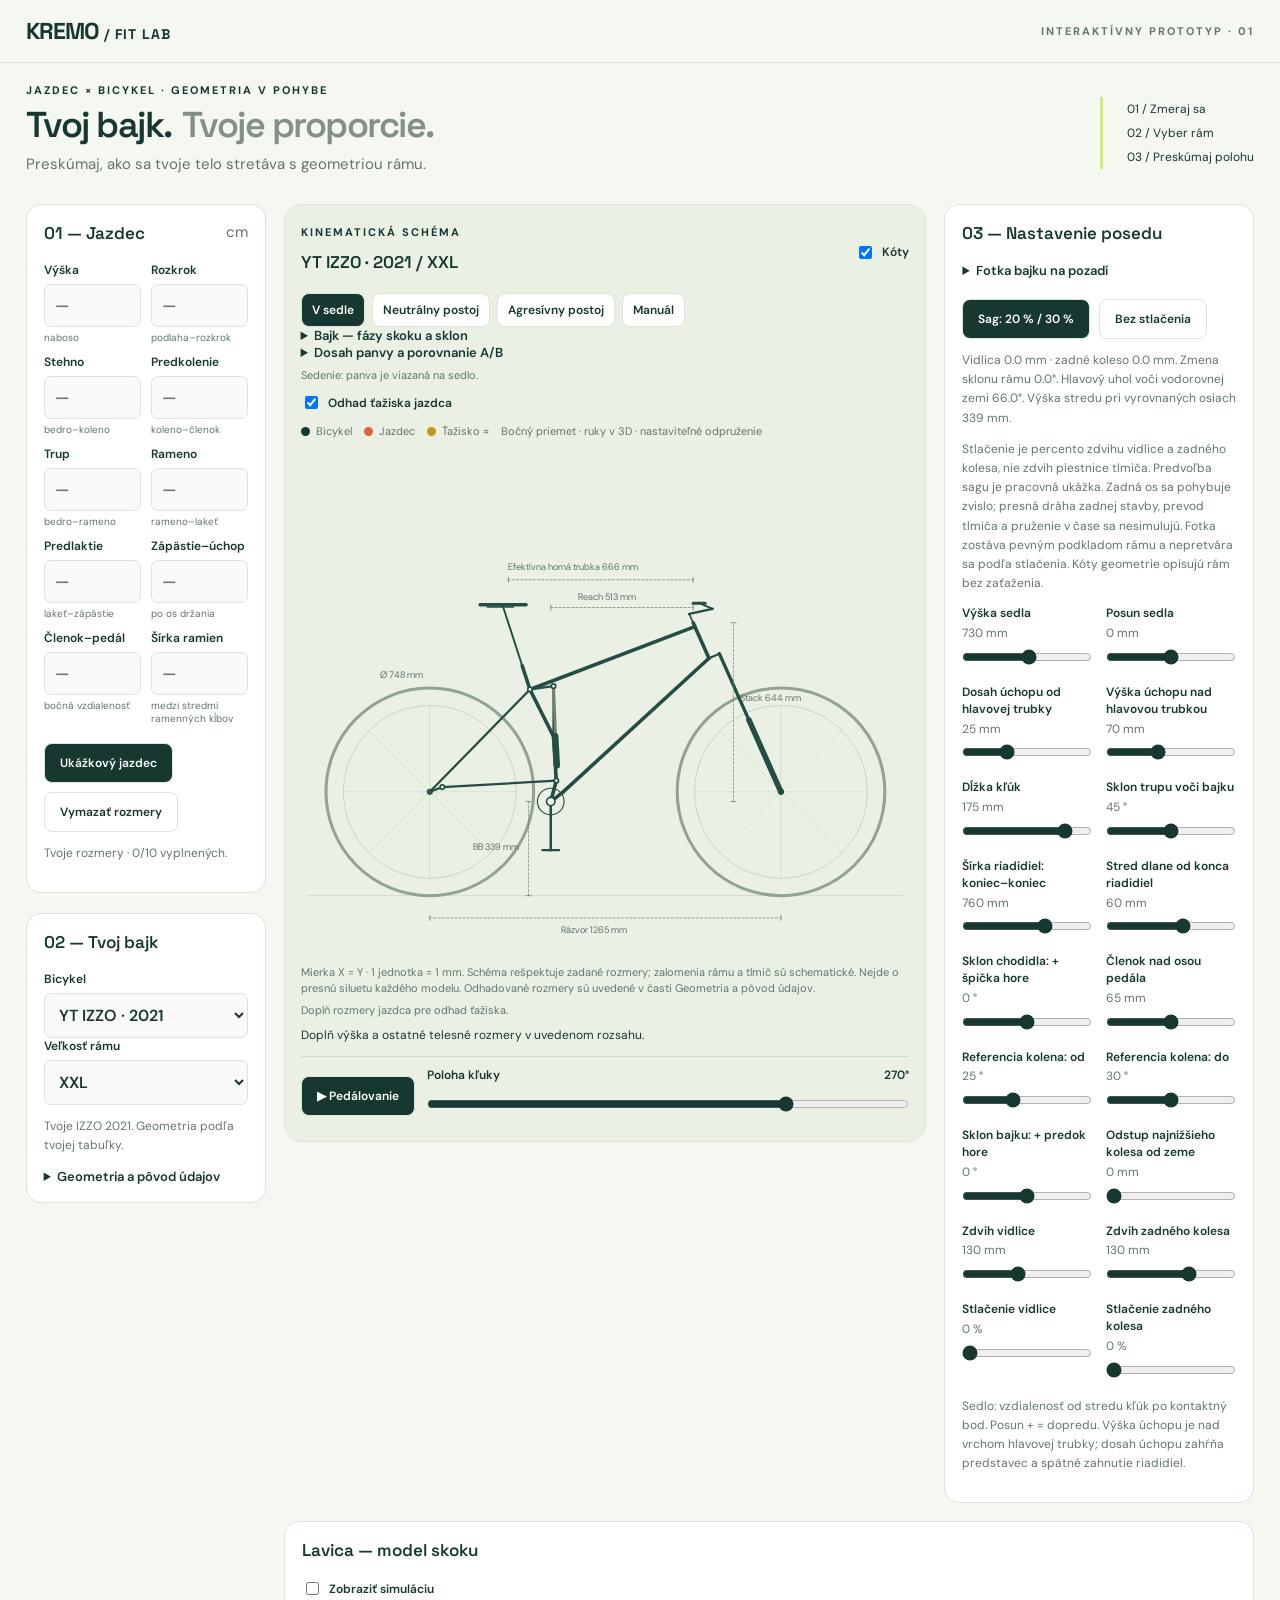
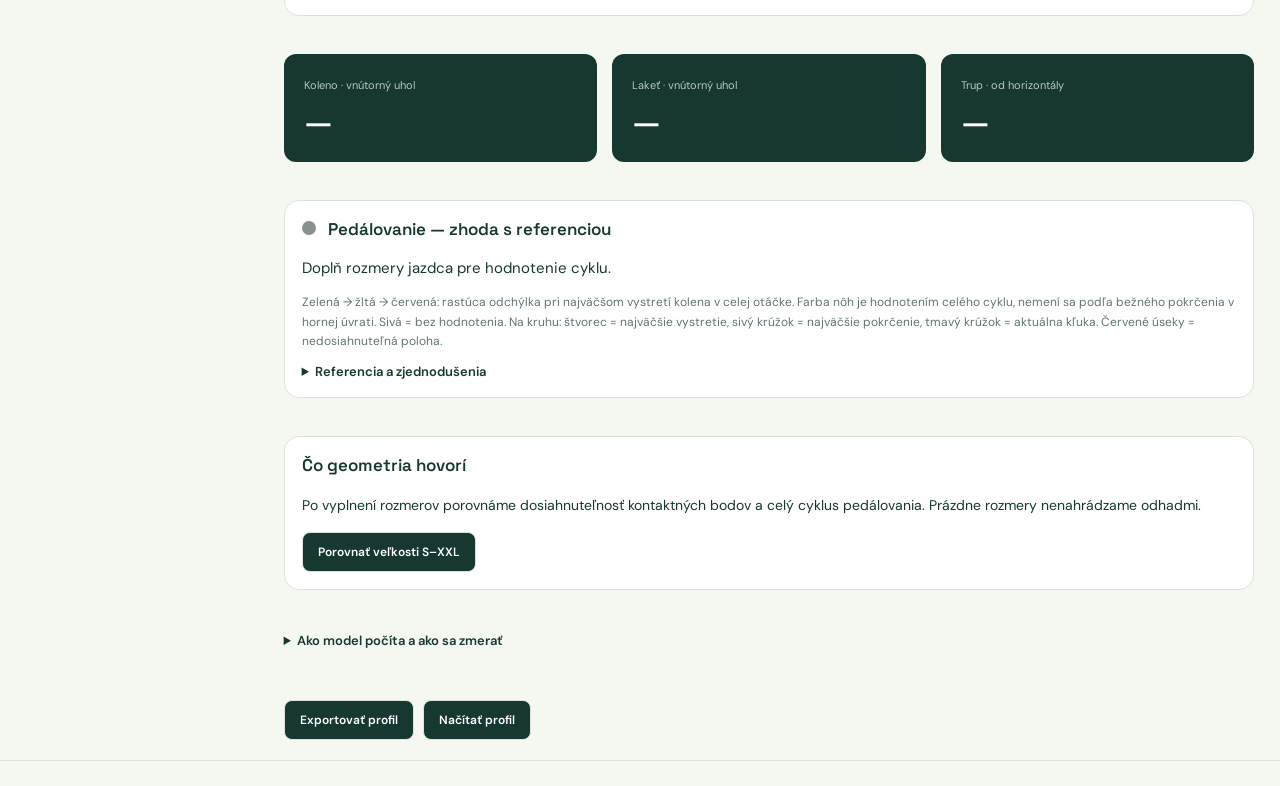
<file: index.html>
<!doctype html>
<html lang="sk">
<head>
<meta charset="utf-8">
<meta name="viewport" content="width=device-width,initial-scale=1">
<meta http-equiv="refresh" content="0;url=izzo-fit-prototyp.html">
<title>Kremo Fit Lab</title>
</head>
<body>
<p><a href="izzo-fit-prototyp.html">Otvoriť Kremo Fit Lab</a></p>
</body>
</html>
</file>
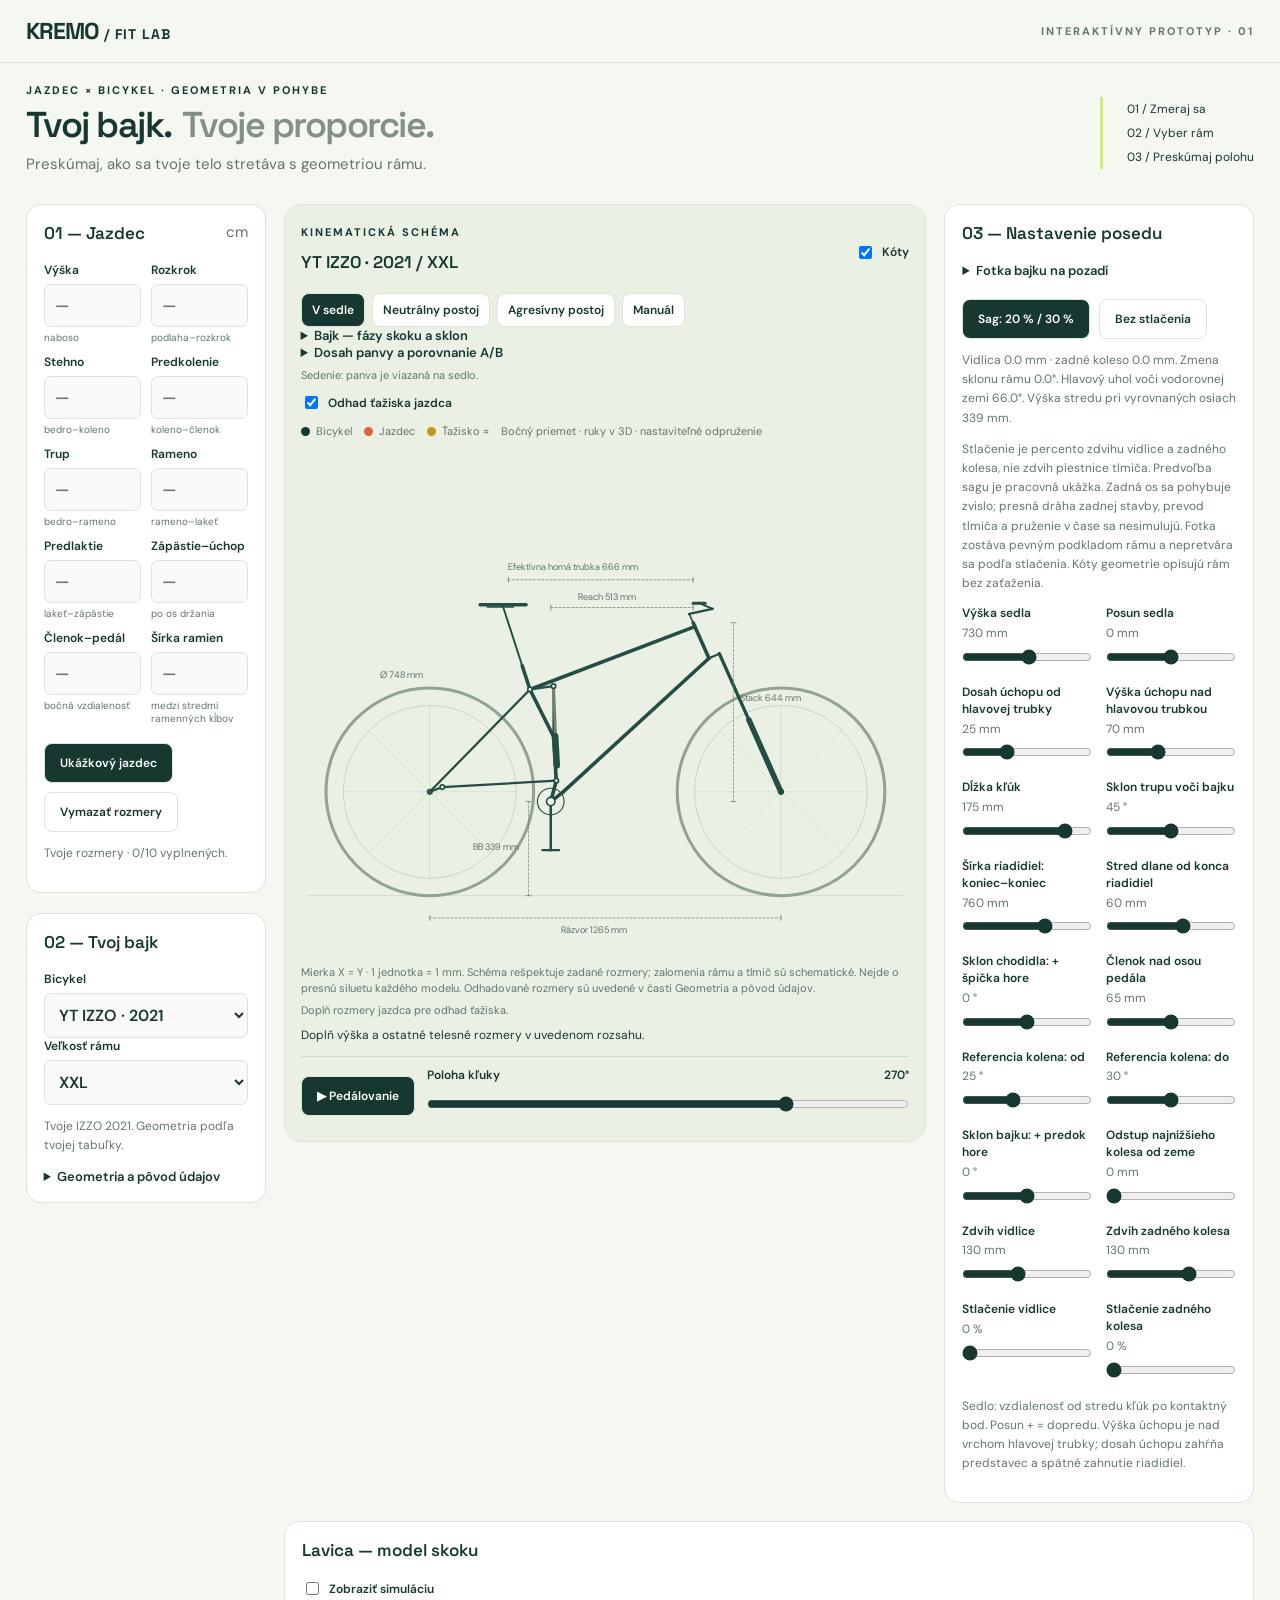
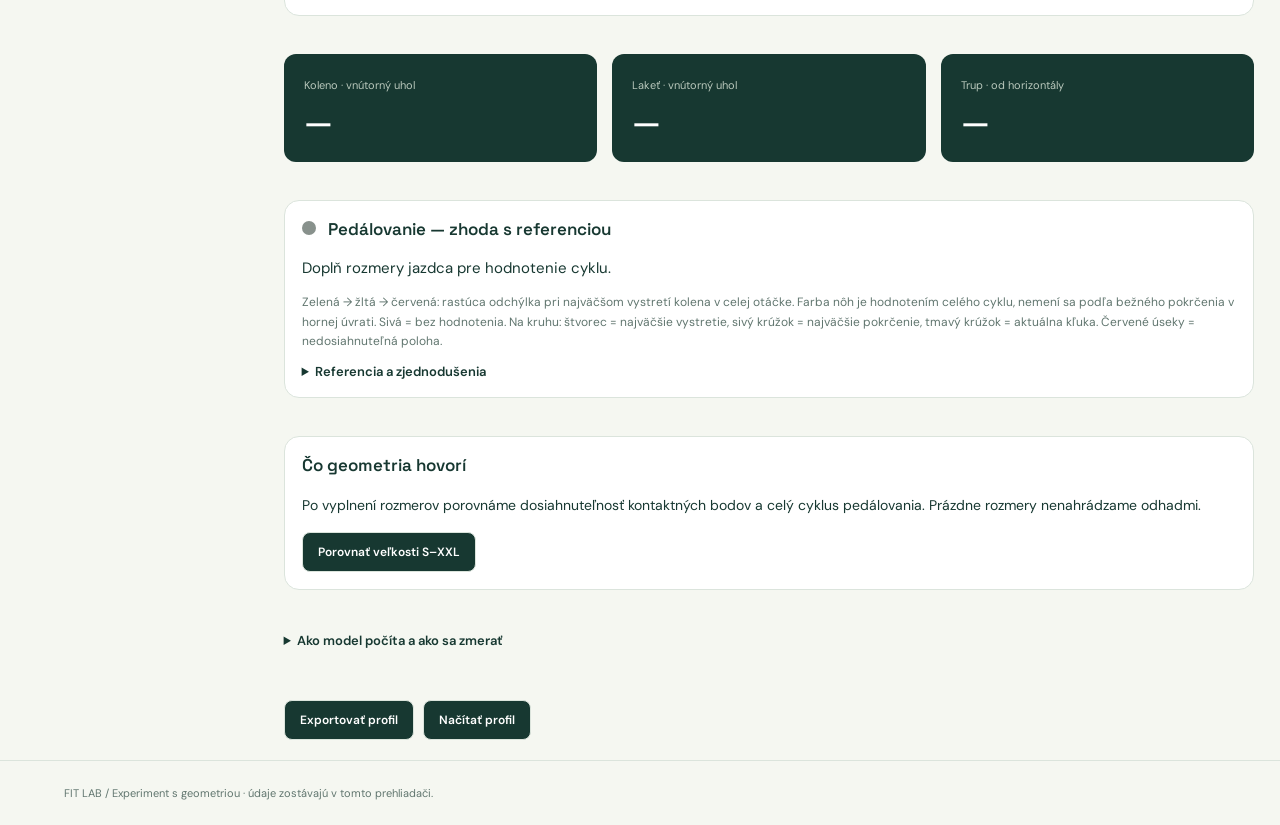
<file: src/index.html>
<!doctype html>
<html lang="sk"><head><meta charset="utf-8"><meta name="viewport" content="width=device-width,initial-scale=1"><title>Kremo Fit Lab</title><link rel="stylesheet" href="style.css"></head>
<body><header><a class="brand" href="#">KREMO<span> / FIT LAB</span></a><span class="tag">INTERAKTÍVNY PROTOTYP · 01</span></header>
<main><section class="intro"><div><div class="eyebrow">JAZDEC × BICYKEL · GEOMETRIA V POHYBE</div><h1>Tvoj bajk.<br><span>Tvoje proporcie.</span></h1><p>Preskúmaj, ako sa tvoje telo stretáva s geometriou rámu.</p></div><div class="intro-note">01 / Zmeraj sa<br>02 / Vyber rám<br>03 / Preskúmaj polohu</div></section>
<div class="layout"><aside><section class="panel"><div class="section-head"><h2>01 — Jazdec</h2><span>cm</span></div><div id="body-fields" class="fields"></div><div class="actions"><button id="demo">Ukážkový jazdec</button><button id="clear" class="quiet">Vymazať rozmery</button></div><p id="mode" class="hint">Tvoje polia sú prázdne. Doplň segmenty tela pre výpočet.</p></section>
<section class="panel"><h2>02 — Tvoj bajk</h2><label>Bicykel<select id="bike"><option value="izzo">YT IZZO · 2021</option><option value="laufey">Orbea Laufey H30</option><option value="neuron">Canyon Neuron 6 · 4004</option></select></label><label>Veľkosť rámu<select id="size"><option value="">Vyber svoju veľkosť</option><option>S</option><option>M</option><option>L</option><option>XL</option><option>XXL</option></select></label><p id="bike-note" class="hint">Tvoje IZZO 2021 · XXL. Geometria podľa tvojej tabuľky; upravenú vidlicu a komponenty doplň samostatne.</p><details><summary>Geometria a pôvod údajov</summary><div id="geo-fields" class="fields"></div><p id="geometry-note" class="hint">Zdroj predvoľby: tabuľka, ktorú si priložil. XXL: reach 513 mm, stack 644 mm, horná trubka 666 mm, sedlová trubka 500 mm, rázvor 1 265 mm, vzpera 437 mm, hlavová trubka 140 mm. BB drop 35 mm a výška 339 mm. Údaje sú editovateľné.</p><a target="_blank" rel="noopener" href="https://geometrics.mtb-news.de/bike/yt-industries-izzo-core-2021.338" id="source">Tabuľka geometrie ↗</a><br><a target="_blank" rel="noopener" href="https://www.yt-industries.com/media/11/40/0c/1718800849/RTFM_2022_IZZO_900223_web.pdf">Manuál rámu MK1 ↗</a></details></section></aside>
<div class="workspace"><section class="canvas-panel"><div class="canvas-head"><div><span class="eyebrow">KINEMATICKÁ SCHÉMA</span><h2 id="bike-title">IZZO / XXL</h2></div><label class="check"><input id="dimensions" type="checkbox" checked> Kóty</label></div><div class="posture-bar" role="group" aria-label="Poloha jazdca"><button type="button" data-pose="seated" aria-pressed="true">V sedle</button><button type="button" data-pose="neutral" aria-pressed="false">Neutrálny postoj</button><button type="button" data-pose="aggressive" aria-pressed="false">Agresívny postoj</button><button type="button" data-pose="manual" aria-pressed="false">Manuál</button></div><details class="bike-stage-controls"><summary>Bajk — fázy skoku a sklon</summary><div class="posture-bar" role="group" aria-label="Fázy skoku"><button type="button" data-bike-stage="approach">Nájazd</button><button type="button" data-bike-stage="takeoff">Odraz</button><button type="button" data-bike-stage="flight">Let</button><button type="button" data-bike-stage="landing">Dopad</button><button type="button" id="bike-level">Bajk vodorovne</button></div><p class="hint">Geometrické ukážky, nie simulácia letu alebo bezpečnosti dopadu. Predvoľba mení postoj aj sklon; sklon a odstup od zeme doladíš v 03. Kóty sú rozmery rámu v jeho rovine, čiarkovaná zem je vodorovná referencia. Stlačenie nastav v 03. Fotka sa otáča spolu s bajkom.</p></details><details class="compare-tools"><summary>Dosah panvy a porovnanie A/B</summary><label class="check"><input type="checkbox" id="show-hip-map"> Zobraziť mapu dosahu panvy</label><p id="hip-map-note" class="hint"></p><div class="actions"><button type="button" id="save-a">Uložiť aktuálne ako A</button><button type="button" id="clear-a" class="quiet">Vymazať A</button></div><label class="check"><input type="checkbox" id="show-a" checked> Prekryť A (modrá) s aktuálnym B</label><label>Zarovnanie<select id="ab-align"><option value="bb">Stred kľúk</option><option value="rear">Zadná os</option></select></label><p id="ab-note" class="hint">A ešte nie je uložené. Nastav bajk a jazdca, ulož A, potom uprav aktuálne B.</p><div id="ab-table"></div><p class="hint">A zostáva v pamäti do obnovenia stránky. Prekrytie používa spoločný sklon bajku a fázu kľuky B, aby sa dali porovnať proporcie. Zelená mapa označuje dosah kontaktov, nie ideálnu ani bezpečnú polohu.</p></details><p id="pose-note" class="hint" aria-live="polite"></p><label class="check com-toggle"><input id="show-com" type="checkbox" checked> Odhad ťažiska jazdca</label><div class="legend"><span><i class="bike-dot"></i>Bicykel</span><span><i class="rider-dot"></i>Jazdec</span><span><i class="com-dot"></i>Ťažisko ≈</span><span>Bočný priemet · ruky v 3D · nastaviteľné odpruženie</span></div><svg id="scene" viewBox="-850 -1450 2200 1850" role="img" aria-label="Bočná kinematická schéma jazdca a bicykla"></svg><p class="hint">Mierka X = Y · 1 jednotka = 1 mm. Schéma rešpektuje zadané rozmery; zalomenia rámu a tlmič sú schematické. Nejde o presnú siluetu každého modelu. Odhadované rozmery sú uvedené v časti Geometria a pôvod údajov.</p><p id="com-value" class="hint" aria-live="polite"></p><div id="status" class="status" aria-live="polite"></div><div class="pedal-row"><button id="play" aria-pressed="false">▶ Pedálovanie</button><label>Poloha kľuky <output id="phase-value">270°</output><input id="phase" type="range" min="0" max="359" value="270"></label></div></section>
<section class="panel setup-panel"><h2>03 — Nastavenie posedu</h2><details class="photo-controls"><summary>Fotka bajku na pozadí</summary><p class="hint">Bočná fotka, ideálne s predným kolesom vpravo. Fotka zostáva v prehliadači a nie je súčasťou exportu profilu.</p><label class="file-button">Vložiť fotku<input id="photo-file" type="file" accept="image/jpeg,image/png,image/webp"></label><div class="setup-grid"><label>Krytie fotky <output id="photo-opacity-out">35 %</output><input id="photo-opacity" type="range" min="0" max="100" value="35"></label><label>Mierka <output id="photo-scale-out">100 %</output><input id="photo-scale" type="range" min="50" max="150" value="100"></label><label>Posun doprava <output id="photo-x-out">0 mm</output><input id="photo-x" type="range" min="-1000" max="1000" value="0"></label><label>Posun dole <output id="photo-y-out">0 mm</output><input id="photo-y" type="range" min="-1000" max="1000" value="0"></label><label>Otočenie <output id="photo-angle-out">0°</output><input id="photo-angle" type="range" min="-20" max="20" step="0.1" value="0"></label><label class="check"><input id="photo-mirror" type="checkbox"> Zrkadliť fotku</label></div><div class="actions"><button type="button" id="photo-calibrate">Označiť osi kolies</button><button type="button" id="photo-reset" class="quiet">Obnoviť zarovnanie</button><button type="button" id="photo-remove" class="quiet">Odstrániť fotku</button></div><p id="photo-status" class="hint" role="status">Nahraj fotku a označ najprv zadnú, potom prednú os. Mierka sa odvodí z rázvoru vybraného bicykla; geometria sa z fotky automaticky neimportuje.</p><dialog id="photo-dialog" aria-labelledby="photo-dialog-title"><div class="photo-dialog-head"><h2 id="photo-dialog-title">Označ osi kolies na fotke</h2><button type="button" id="photo-cancel" class="quiet">Zavrieť</button></div><p id="photo-step" role="status">Najprv zadná os, potom predná os.</p><canvas id="photo-picker" aria-label="Kalibrácia fotky: klikni na zadnú a prednú os kolesa"></canvas><p class="hint">Klikaj na túto fotku. Zelený bod označuje zadnú os, oranžový prednú. Po druhom bode sa fotka zarovná pod schému.</p></dialog></details><div class="actions"><button type="button" id="sag-preset">Sag: 20 % / 30 %</button><button type="button" id="suspension-reset" class="quiet">Bez stlačenia</button></div><p id="suspension-note" class="hint"></p><p class="hint">Stlačenie je percento zdvihu vidlice a zadného kolesa, nie zdvih piestnice tlmiča. Predvoľba sagu je pracovná ukážka. Zadná os sa pohybuje zvislo; presná dráha zadnej stavby, prevod tlmiča a pruženie v čase sa nesimulujú. Fotka zostáva pevným podkladom rámu a nepretvára sa podľa stlačenia. Kóty geometrie opisujú rám bez zaťaženia.</p><div id="setup-fields" class="setup-grid"></div><p class="hint">Sedlo: vzdialenosť od stredu kľúk po kontaktný bod. Posun + = dopredu. Výška úchopu je nad vrchom hlavovej trubky; dosah úchopu zahŕňa predstavec a spätné zahnutie riadidiel.</p></section>
<section class="panel jump-panel"><h2>Lavica — model skoku</h2><label class="check"><input type="checkbox" id="jump-enabled"> Zobraziť simuláciu</label><div id="jump-content" hidden><div class="setup-grid" id="jump-fields"></div><svg id="jump-scene" role="img" aria-label="Bočný pohľad na lavicu a balistický model skoku"></svg><div class="pedal-row"><button type="button" id="jump-play" aria-pressed="false">▶ Skok</button><label>Časový priebeh <output id="jump-time-out"></output><input id="jump-time" type="range" min="0" max="1000" value="0"></label></div><p id="jump-result" role="status"></p><p class="hint">Ilustračný model: nájazd je geometrická ukážka, pri odraze rýchlosť smeruje podľa sklonu rampy. Vo vzduchu sledujeme balistickú dráhu zadnej osi bez odporu vzduchu; natočenie bajku a postoj sú predpísané animáciou. Kontakt je aproximovaný spodnými bodmi kolies. Stlačenie odpruženia je konštantné podľa 03; jeho dynamika, aktívny odraz, sily a rovnováha sa nepočítajú. Výsledok neurčuje bezpečnú rýchlosť. Zlatá čiara = dráha zadnej osi.</p></div></section><div class="metrics" aria-live="polite"><div><span>Koleno · vnútorný uhol</span><strong id="knee">—</strong></div><div><span>Lakeť · vnútorný uhol</span><strong id="elbow">—</strong></div><div><span>Trup · od horizontály</span><strong id="torso-out">—</strong></div></div>
<section class="panel cycle-panel"><h2><i id="cycle-swatch"></i> Pedálovanie — zhoda s referenciou</h2><p id="cycle-result" aria-live="polite"></p><p class="hint">Zelená → žltá → červená: rastúca odchýlka pri najväčšom vystretí kolena v celej otáčke. Farba nôh je hodnotením celého cyklu, nemení sa podľa bežného pokrčenia v hornej úvrati. Sivá = bez hodnotenia. Na kruhu: štvorec = najväčšie vystretie, sivý krúžok = najväčšie pokrčenie, tmavý krúžok = aktuálna kľuka. Červené úseky = nedosiahnuteľná poloha.</p><details><summary>Referencia a zjednodušenia</summary><p>Flexia kolena = 180° mínus vnútorný uhol; 0° znamená vystretú nohu. Predvoľba 25–30° je orientačný rozsah podľa prehľadu Bini et al. (2011), prenesený do zjednodušeného geometrického modelu. Rozsah môžeš zmeniť v 03. Nie je to meranie výkonu, účinnosti ani individuálne optimálneho posedu. <a href="https://pubmed.ncbi.nlm.nih.gov/21615188/" target="_blank" rel="noopener">Zdroj referencie ↗</a></p><p>Vyhodnocujeme 360 polôh kľuky. Chodidlo má po celý cyklus rovnaký nastaviteľný sklon; jeho skutočný pohyb a pohyb panvy tu nie sú simulované. Členok nad osou pedála je pracovný odhad 65 mm, uprav ho podľa merania. Zmena tejto hodnoty aj sklonu chodidla ovplyvňuje výsledok.</p></details></section><section class="panel"><h2>Čo geometria hovorí</h2><p id="analysis">Vyber veľkosť rámu a doplň rozmery jazdca. Potom uvidíš, či zvolenú polohu dokáže model geometricky uzavrieť.</p><button id="compare">Porovnať veľkosti S–XXL</button><div id="comparison"></div></section>
<details class="method"><summary>Ako model počíta a ako sa zmerať</summary><p>Meraj medzi stredmi kĺbov: bedro–koleno, koleno–členok, bedro–rameno, rameno–lakeť a lakeť–zápästie. Dĺžka zápästie–úchop siaha k miestu držania riadidiel. Členok–pedál je vzdialenosť v bočnom pohľade k osi pedála pri vodorovnom chodidle. Rozkrok meraj naboso od podlahy k rozkroku.</p><p>Pri sedení je bedro pre tento prototyp v kontaktnom bode sedla. V postojoch sa panva posúva nezávisle od sedla a kontrolujú sa obe nohy na vodorovných pedáloch. Predvoľba vyhľadá dosiahnuteľnú polohu bez zmeny dĺžok segmentov. Manuál znázorňuje presun tela nad zadné koleso, bez simulácie rovnováhy alebo zdvíhania bicykla. Rameno určuje dĺžka a zvolený sklon trupu. Koleno a lakeť vznikajú priesečníkom kružníc s dĺžkami segmentov; nemožná poloha sa nikdy nenahrádza natiahnutím segmentov. Výška a rozkrok sú kontextové údaje, nie náhrada nameraných segmentov. Os sedlovky prechádza referenčným bodom určeným efektívnou hornou trubkou pri výške stacku. Fyzická trubka má samostatný nastaviteľný sklon; efektívny uhol 77° nie je totožný s jej sklonom. Koleso má polomer odvodený z BB height + BB drop; referenčný polomer ráfika je upraviteľný. Nákres používa rovnakú mierku v oboch osiach.</p><p>Rozmery rámu a kontaktné body sú v mm, telesné miery zadávaš v cm. Ruky sa počítajú v 3D, trup a nohy v bočnej rovine. Model nezohľadňuje rotáciu ramien, pohyb panvy, pohyb zadnej stavby, meniaci sa sklon chodidla pri šliapaní ani sag odpruženia. Uhlové hodnoty opisujú geometriu; nepredstavujú klinické odporúčanie ani overené skóre ideálneho fitu.</p><p>Žltý terč označuje odhad ťažiska samotného jazdca. Je to hmotnostne vážený priemer segmentov vrátane oboch nôh; druhá ruka má v bočnom modeli rovnakú polohu ako prvá. Pri sedení je druhý pedál oproti prvému. Referenčné podiely hmotnosti používajú model dospelého muža podľa de Leva (1996); stred trupu, hlavy, rúk a chodidiel je prispôsobený zjednodušenej schéme. Ide o orientačný odhad bez batoha a bicykla, nie o meranie ani výpočet zaťaženia kolies. Celkovú hmotnosť zadávať netreba, pri rovnakých podieloch sa vo výpočte vykráti. <a href="https://pubmed.ncbi.nlm.nih.gov/8872282/" target="_blank" rel="noopener">Zdroj antropometrického modelu ↗</a></p><p>Šírka ramien je medzi stredmi ramenných kĺbov. Riadidlá majú prednastavenú celkovú šírku 760 mm. Stred každej dlane je predvolene 60 mm od konca, preto je rozostup úchopov 640 mm. Tento odhad uprav podľa skutočného držania. Pri ramenách 500 mm je bočný rozdiel na jednej ruke 70 mm. Dĺžky ramena a predlaktia a vnútorný uhol lakťa sa počítajú v priestore; v nákrese vidíš ich kratší bočný priemet. Rozdelenie pohybu lakťa medzi roviny je zjednodušené; úchop sa nemení automaticky podľa spätného zahnutia riadidiel.</p><p>Údaje sa automaticky neukladajú. Exportuj si profil a nabudúce ho načítaj.</p></details>
<div class="actions"><button id="export">Exportovať profil</button><label class="file-button">Načítať profil<input id="import" type="file" accept="application/json,.json"></label><span id="file-status" role="status"></span></div></div></div></main><footer>FIT LAB / Experiment s geometriou · údaje zostávajú v tomto prehliadači.</footer><script src="app.js"></script></body></html>
</file>
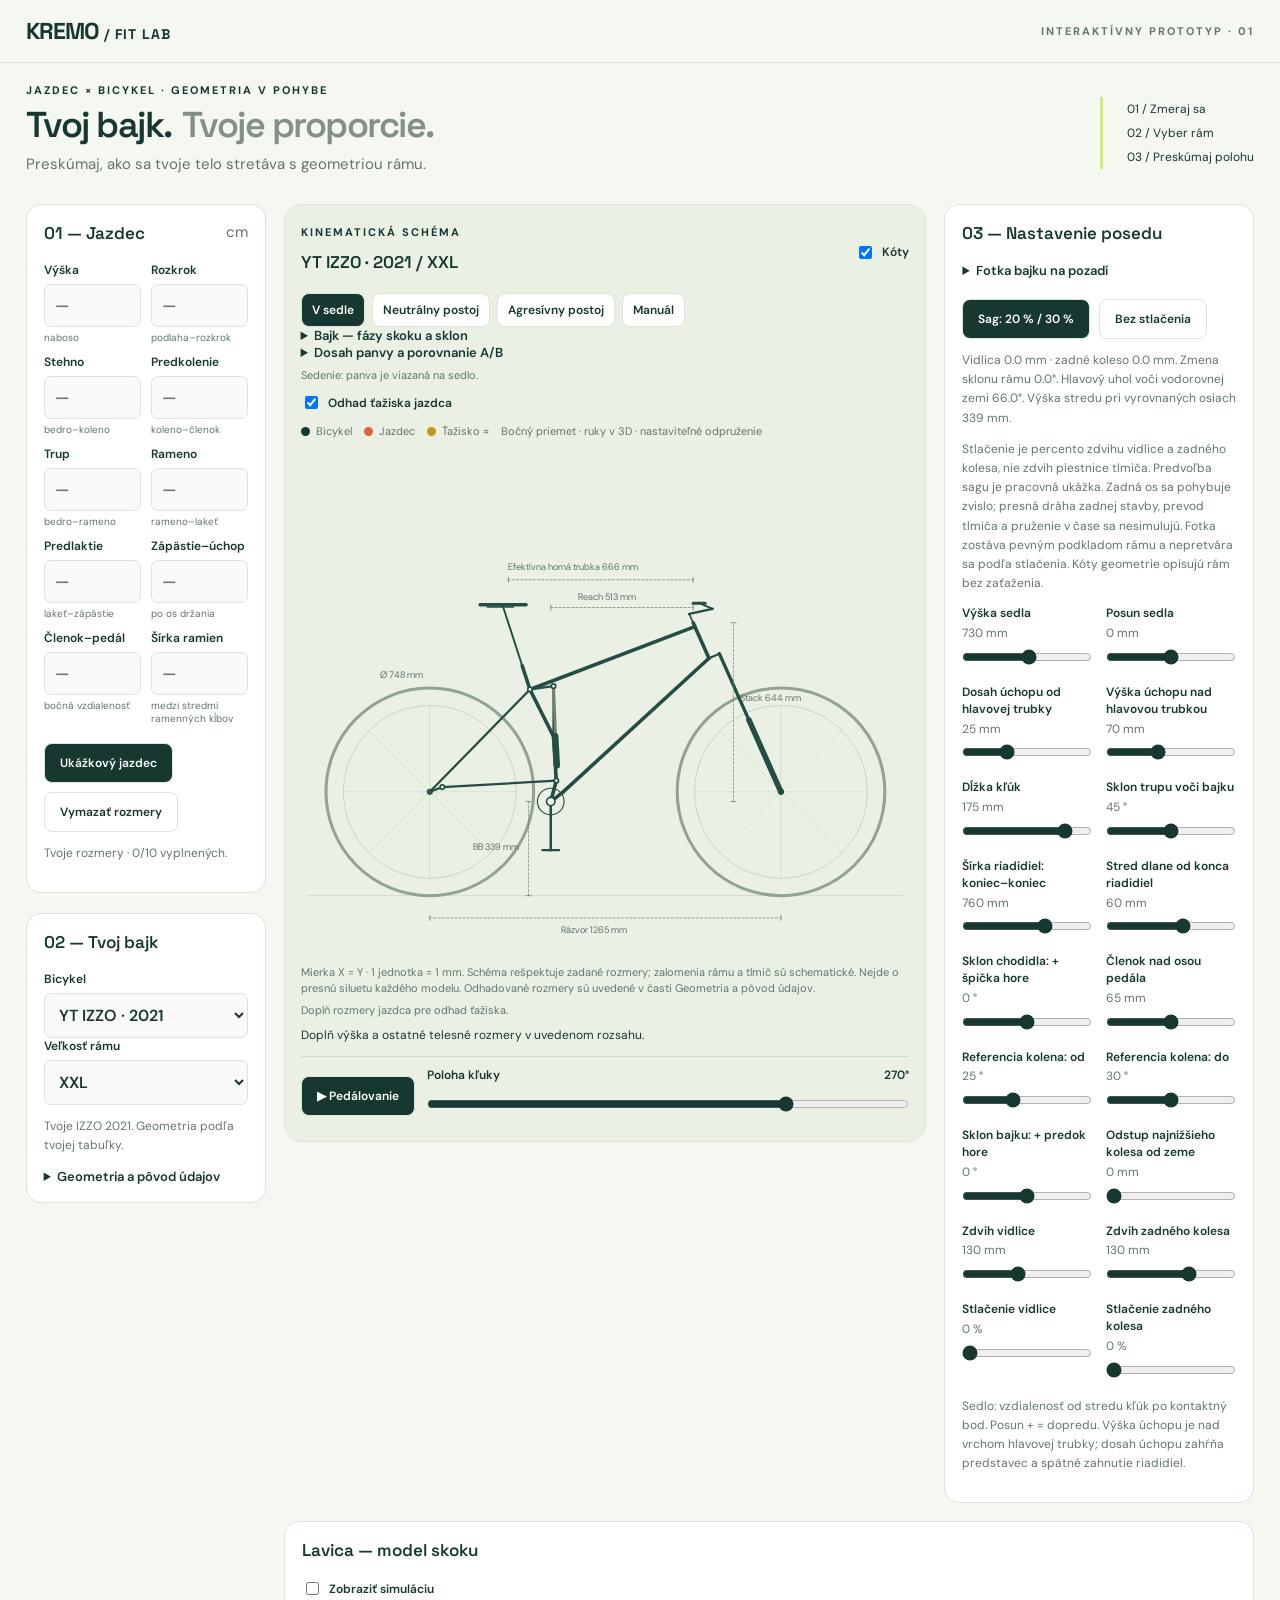
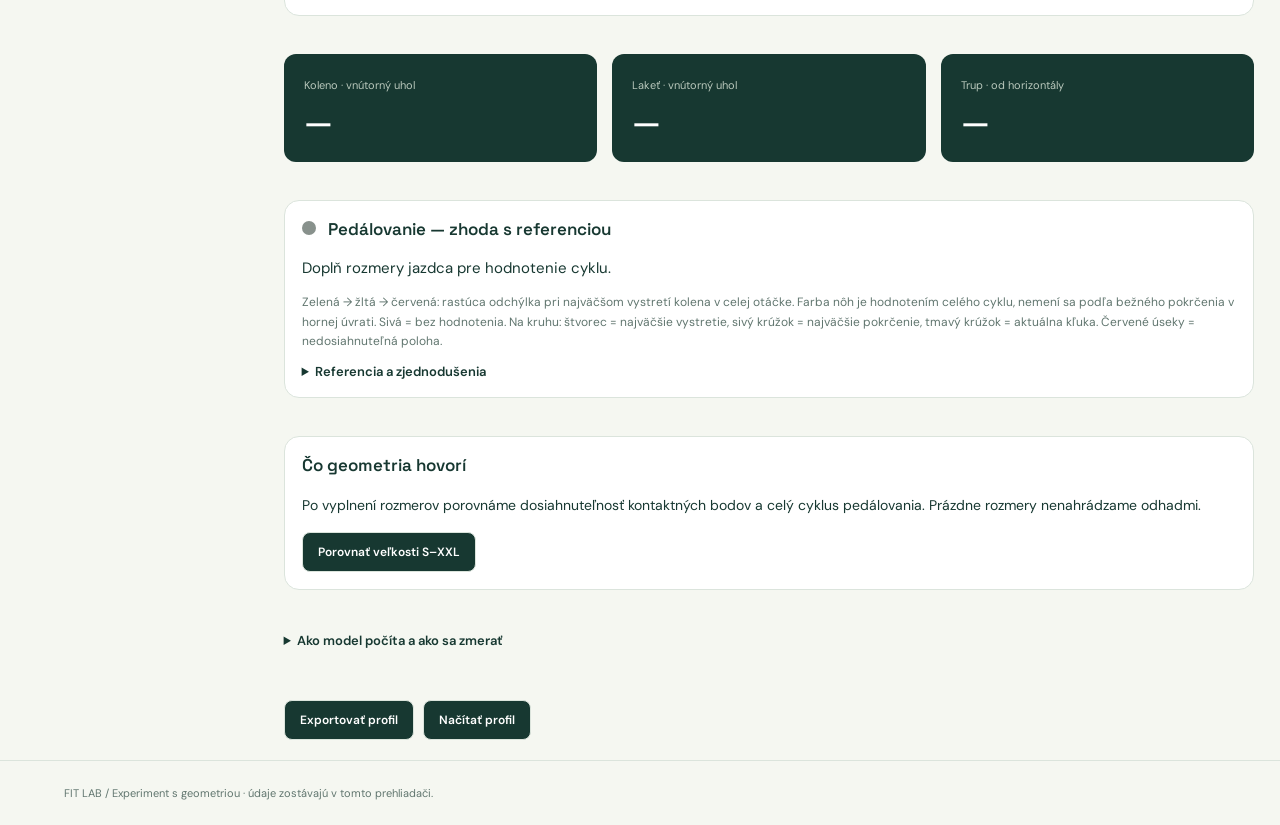
<file: izzo-fit-prototyp.html>
<!doctype html>
<html lang="sk"><head><meta charset="utf-8"><meta name="viewport" content="width=device-width,initial-scale=1"><title>Kremo Fit Lab</title><style>@import url('https://fonts.googleapis.com/css2?family=DM+Sans:wght@400;500;600;700&family=Space+Grotesk:wght@400;500;600;700&display=swap');
:root{color-scheme:light;--ink:#173831;--muted:#61766f;--accent:#caef72;--orange:#de653a;--line:#dbe4dc;--paper:#f5f7f1}*{box-sizing:border-box}body{margin:0;background:var(--paper);color:var(--ink);font:15px 'DM Sans',sans-serif}header{padding:25px 5%;border-bottom:1px solid var(--line);display:flex;justify-content:space-between;align-items:center}.brand{font:700 23px 'Space Grotesk',sans-serif;text-decoration:none;color:var(--ink);letter-spacing:-1px}.brand span{font-size:14px;letter-spacing:1px}.tag,.eyebrow{font-size:11px;letter-spacing:2px;font-weight:700}.tag{color:var(--muted)}main{max-width:1450px;margin:auto;padding:38px 5%}.intro{display:flex;justify-content:space-between;align-items:center;margin-bottom:35px}h1{font:600 clamp(36px,4.8vw,64px)/1.03 'Space Grotesk',sans-serif;letter-spacing:-3px;margin:16px 0}h1 span{color:#829182}.intro p{color:var(--muted)}.intro-note{line-height:2;font-size:12px;border-left:3px solid var(--accent);padding-left:24px}.layout{display:grid;grid-template-columns:310px minmax(0,1fr);gap:25px}.panel{background:white;border:1px solid var(--line);border-radius:15px;padding:23px;margin-bottom:20px}h2{font:600 17px 'Space Grotesk',sans-serif;margin:0 0 18px}.section-head{display:flex;justify-content:space-between}.section-head>span{color:var(--muted)}.fields{display:grid;grid-template-columns:1fr 1fr;gap:13px}label{display:block;font-size:12px;font-weight:600}input[type=number],select{width:100%;padding:10px;border:1px solid var(--line);border-radius:7px;background:#f9faf7;color:var(--ink);margin-top:6px;font:inherit;font-size:16px}input:focus,select:focus,button:focus-visible{outline:2px solid #82aa41;outline-offset:2px}.measure-note{display:block;font-size:10px;font-weight:400;color:var(--muted);margin-top:4px}.hint{font-size:12px;line-height:1.6;color:var(--muted)}button,.file-button{border:1px solid var(--line);background:var(--ink);color:white;padding:11px 15px;border-radius:8px;font:600 12px 'DM Sans',sans-serif;cursor:pointer}button:hover{filter:brightness(1.13)}.quiet{background:white;color:var(--ink)}.actions{display:flex;flex-wrap:wrap;gap:9px;align-items:center;margin-top:18px}.canvas-panel{background:#eaf0e4;border:1px solid var(--line);border-radius:18px;padding:23px;margin-bottom:20px;overflow:hidden}.canvas-head{display:flex;justify-content:space-between;align-items:center}.canvas-head h2{margin:10px 0}.check{display:flex;gap:7px;align-items:center}.legend{display:flex;gap:18px;flex-wrap:wrap;color:var(--muted);font-size:11px}.legend span{display:flex;align-items:center;gap:6px}.legend i{display:block;width:9px;height:9px;border-radius:50%}.bike-dot{background:var(--ink)}.rider-dot{background:var(--orange)}svg{width:100%;height:auto;display:block;max-height:580px}svg text{font:34px 'DM Sans',sans-serif;fill:var(--muted)}.status{font-size:13px;line-height:1.5;min-height:40px}.error{color:#a63f21}.pedal-row{display:flex;align-items:center;gap:20px;border-top:1px solid #d2dccd;padding-top:15px}.pedal-row label{flex:1}.pedal-row output{float:right}.pedal-row input{width:100%}input[type=range]{accent-color:var(--ink);display:block;margin:10px 0;width:100%;min-height:22px}.setup-grid{display:grid;grid-template-columns:repeat(3,1fr);gap:18px}.setup-grid output{float:right;color:var(--muted)}.metrics{display:grid;grid-template-columns:repeat(3,1fr);gap:15px;margin-bottom:20px}.metrics>div{background:var(--ink);color:white;border-radius:12px;padding:20px}.metrics span{font-size:11px;color:#b9c8bc}.metrics strong{display:block;font:500 32px 'Space Grotesk',sans-serif;margin-top:8px}#analysis{line-height:1.7;font-size:14px}summary{cursor:pointer;font-size:13px;font-weight:600}details p{font-size:12px;line-height:1.7}details .fields{margin-top:16px}a{color:var(--ink)}.method{padding:4px 0 15px}.file-button input{display:none}footer{border-top:1px solid var(--line);padding:25px 5%;font-size:11px;color:var(--muted)}table{width:100%;border-collapse:collapse;font-size:12px;margin-top:18px}td,th{text-align:left;padding:10px 5px;border-bottom:1px solid var(--line)}#file-status{font-size:12px}@media(max-width:950px){.layout{grid-template-columns:250px minmax(0,1fr)}.panel{padding:17px}.setup-grid{grid-template-columns:1fr 1fr}.metrics{gap:7px}.metrics>div{padding:13px}.metrics strong{font-size:25px}}@media(max-width:700px){header{padding:20px}.tag,.intro-note{display:none}main{padding:24px 18px}.layout{display:flex;flex-direction:column}aside{display:grid;grid-template-columns:1fr;gap:0}.setup-grid{grid-template-columns:1fr 1fr}.canvas-panel{padding:15px}.metrics{grid-template-columns:1fr}.metrics>div{display:flex;align-items:center;justify-content:space-between}.metrics strong{margin:0}h1{letter-spacing:-1.5px}.pedal-row{flex-wrap:wrap}.pedal-row label{min-width:150px}svg text{font-size:40px}}@media(prefers-reduced-motion:reduce){*{scroll-behavior:auto}}
 .posture-bar{display:flex;flex-wrap:wrap;gap:7px;margin:16px 0 0}.posture-bar button{background:white;color:var(--ink);padding:10px 12px}.posture-bar button[aria-pressed=true]{background:var(--ink);color:white}button:disabled,input:disabled{opacity:.45;cursor:default}[hidden]{display:none!important}
 .com-toggle{margin:10px 0 12px}.com-dot{background:#c39415}
/* Desktop fitting workspace: diagram and controls share one row. */
@media(min-width:1100px){
 header{padding:16px 2%}main{max-width:1900px;padding:20px 2%}
 .intro{margin-bottom:22px}.intro h1{font-size:36px;letter-spacing:-1.5px;margin:10px 0}.intro h1 br{display:none}.intro h1 span{margin-left:10px}.intro p{margin:8px 0}
 .layout{grid-template-columns:240px minmax(0,1fr);gap:18px;align-items:start}
 .workspace{display:grid;grid-template-columns:minmax(0,1fr) 310px;gap:18px;align-items:start;min-width:0}
 .workspace> *{grid-column:1/-1;min-width:0}
 .workspace>.canvas-panel{grid-column:1;grid-row:1;position:static;padding:16px;margin:0}
 .workspace>.setup-panel{grid-column:2;grid-row:1;margin:0;padding:17px}
 .setup-panel .setup-grid{grid-template-columns:1fr 1fr;gap:12px 14px}
 .setup-panel label{line-height:1.4}.setup-panel output{float:none;display:block;font-weight:400;margin-top:3px}
 .setup-panel input[type=range]{margin:5px 0;min-height:20px}
 .canvas-panel #scene{height:clamp(240px,calc(100dvh - 365px),520px);max-height:none;width:100%}
 .canvas-panel .posture-bar{margin-top:10px}.canvas-panel .posture-bar button{padding:8px 10px}
 .canvas-panel .hint{margin:7px 0;font-size:11px;line-height:1.4}
 .canvas-panel .legend{gap:12px}.canvas-panel .status{font-size:12px;min-height:30px}
 .canvas-panel .pedal-row{padding-top:10px;gap:12px}
 .panel{padding:17px}.fields{gap:10px}.measure-note{font-size:10px}
}
@media(min-width:1600px){.layout{grid-template-columns:280px minmax(0,1fr)}.workspace{grid-template-columns:minmax(0,1fr) 350px}}


#cycle-swatch{display:inline-block;width:14px;height:14px;border-radius:50%;margin-right:8px;background:#88918c}.cycle-panel details{margin-top:12px}

.photo-controls{margin-bottom:20px}.photo-controls .setup-grid{margin-top:16px}#photo-picker{width:100%;height:auto;cursor:crosshair;background:#fff;border:1px solid #b4c4b8;border-radius:8px}#photo-picker[hidden]{display:none}

#photo-dialog{width:min(1100px,94vw);max-height:94dvh;border:1px solid var(--line);border-radius:16px;padding:20px;color:var(--ink);overflow:auto}#photo-dialog::backdrop{background:rgba(15,35,28,.65)}.photo-dialog-head{display:flex;align-items:center;justify-content:space-between;gap:12px}.photo-dialog-head h2{margin:0}#photo-dialog #photo-picker{max-height:70dvh;width:auto;max-width:100%;margin:auto;touch-action:manipulation}#photo-step{font-weight:700}

[data-bike-stage][aria-pressed="true"]{background:var(--ink);color:white;border-color:var(--ink);box-shadow:0 0 0 2px var(--accent)}#jump-content[hidden]{display:none}#jump-fields{margin-top:18px}#jump-scene{height:360px;width:100%;background:#eaf0e4;border-radius:12px;margin:18px 0}.jump-panel .setup-grid{grid-template-columns:repeat(auto-fit,minmax(140px,1fr))}
</style></head>
<body><header><a class="brand" href="#">KREMO<span> / FIT LAB</span></a><span class="tag">INTERAKTÍVNY PROTOTYP · 01</span></header>
<main><section class="intro"><div><div class="eyebrow">JAZDEC × BICYKEL · GEOMETRIA V POHYBE</div><h1>Tvoj bajk.<br><span>Tvoje proporcie.</span></h1><p>Preskúmaj, ako sa tvoje telo stretáva s geometriou rámu.</p></div><div class="intro-note">01 / Zmeraj sa<br>02 / Vyber rám<br>03 / Preskúmaj polohu</div></section>
<div class="layout"><aside><section class="panel"><div class="section-head"><h2>01 — Jazdec</h2><span>cm</span></div><div id="body-fields" class="fields"></div><div class="actions"><button id="demo">Ukážkový jazdec</button><button id="clear" class="quiet">Vymazať rozmery</button></div><p id="mode" class="hint">Tvoje polia sú prázdne. Doplň segmenty tela pre výpočet.</p></section>
<section class="panel"><h2>02 — Tvoj bajk</h2><label>Bicykel<select id="bike"><option value="izzo">YT IZZO · 2021</option><option value="laufey">Orbea Laufey H30</option><option value="neuron">Canyon Neuron 6 · 4004</option></select></label><label>Veľkosť rámu<select id="size"><option value="">Vyber svoju veľkosť</option><option>S</option><option>M</option><option>L</option><option>XL</option><option>XXL</option></select></label><p id="bike-note" class="hint">Tvoje IZZO 2021 · XXL. Geometria podľa tvojej tabuľky; upravenú vidlicu a komponenty doplň samostatne.</p><details><summary>Geometria a pôvod údajov</summary><div id="geo-fields" class="fields"></div><p id="geometry-note" class="hint">Zdroj predvoľby: tabuľka, ktorú si priložil. XXL: reach 513 mm, stack 644 mm, horná trubka 666 mm, sedlová trubka 500 mm, rázvor 1 265 mm, vzpera 437 mm, hlavová trubka 140 mm. BB drop 35 mm a výška 339 mm. Údaje sú editovateľné.</p><a target="_blank" rel="noopener" href="https://geometrics.mtb-news.de/bike/yt-industries-izzo-core-2021.338" id="source">Tabuľka geometrie ↗</a><br><a target="_blank" rel="noopener" href="https://www.yt-industries.com/media/11/40/0c/1718800849/RTFM_2022_IZZO_900223_web.pdf">Manuál rámu MK1 ↗</a></details></section></aside>
<div class="workspace"><section class="canvas-panel"><div class="canvas-head"><div><span class="eyebrow">KINEMATICKÁ SCHÉMA</span><h2 id="bike-title">IZZO / XXL</h2></div><label class="check"><input id="dimensions" type="checkbox" checked> Kóty</label></div><div class="posture-bar" role="group" aria-label="Poloha jazdca"><button type="button" data-pose="seated" aria-pressed="true">V sedle</button><button type="button" data-pose="neutral" aria-pressed="false">Neutrálny postoj</button><button type="button" data-pose="aggressive" aria-pressed="false">Agresívny postoj</button><button type="button" data-pose="manual" aria-pressed="false">Manuál</button></div><details class="bike-stage-controls"><summary>Bajk — fázy skoku a sklon</summary><div class="posture-bar" role="group" aria-label="Fázy skoku"><button type="button" data-bike-stage="approach">Nájazd</button><button type="button" data-bike-stage="takeoff">Odraz</button><button type="button" data-bike-stage="flight">Let</button><button type="button" data-bike-stage="landing">Dopad</button><button type="button" id="bike-level">Bajk vodorovne</button></div><p class="hint">Geometrické ukážky, nie simulácia letu alebo bezpečnosti dopadu. Predvoľba mení postoj aj sklon; sklon a odstup od zeme doladíš v 03. Kóty sú rozmery rámu v jeho rovine, čiarkovaná zem je vodorovná referencia. Stlačenie nastav v 03. Fotka sa otáča spolu s bajkom.</p></details><details class="compare-tools"><summary>Dosah panvy a porovnanie A/B</summary><label class="check"><input type="checkbox" id="show-hip-map"> Zobraziť mapu dosahu panvy</label><p id="hip-map-note" class="hint"></p><div class="actions"><button type="button" id="save-a">Uložiť aktuálne ako A</button><button type="button" id="clear-a" class="quiet">Vymazať A</button></div><label class="check"><input type="checkbox" id="show-a" checked> Prekryť A (modrá) s aktuálnym B</label><label>Zarovnanie<select id="ab-align"><option value="bb">Stred kľúk</option><option value="rear">Zadná os</option></select></label><p id="ab-note" class="hint">A ešte nie je uložené. Nastav bajk a jazdca, ulož A, potom uprav aktuálne B.</p><div id="ab-table"></div><p class="hint">A zostáva v pamäti do obnovenia stránky. Prekrytie používa spoločný sklon bajku a fázu kľuky B, aby sa dali porovnať proporcie. Zelená mapa označuje dosah kontaktov, nie ideálnu ani bezpečnú polohu.</p></details><p id="pose-note" class="hint" aria-live="polite"></p><label class="check com-toggle"><input id="show-com" type="checkbox" checked> Odhad ťažiska jazdca</label><div class="legend"><span><i class="bike-dot"></i>Bicykel</span><span><i class="rider-dot"></i>Jazdec</span><span><i class="com-dot"></i>Ťažisko ≈</span><span>Bočný priemet · ruky v 3D · nastaviteľné odpruženie</span></div><svg id="scene" viewBox="-850 -1450 2200 1850" role="img" aria-label="Bočná kinematická schéma jazdca a bicykla"></svg><p class="hint">Mierka X = Y · 1 jednotka = 1 mm. Schéma rešpektuje zadané rozmery; zalomenia rámu a tlmič sú schematické. Nejde o presnú siluetu každého modelu. Odhadované rozmery sú uvedené v časti Geometria a pôvod údajov.</p><p id="com-value" class="hint" aria-live="polite"></p><div id="status" class="status" aria-live="polite"></div><div class="pedal-row"><button id="play" aria-pressed="false">▶ Pedálovanie</button><label>Poloha kľuky <output id="phase-value">270°</output><input id="phase" type="range" min="0" max="359" value="270"></label></div></section>
<section class="panel setup-panel"><h2>03 — Nastavenie posedu</h2><details class="photo-controls"><summary>Fotka bajku na pozadí</summary><p class="hint">Bočná fotka, ideálne s predným kolesom vpravo. Fotka zostáva v prehliadači a nie je súčasťou exportu profilu.</p><label class="file-button">Vložiť fotku<input id="photo-file" type="file" accept="image/jpeg,image/png,image/webp"></label><div class="setup-grid"><label>Krytie fotky <output id="photo-opacity-out">35 %</output><input id="photo-opacity" type="range" min="0" max="100" value="35"></label><label>Mierka <output id="photo-scale-out">100 %</output><input id="photo-scale" type="range" min="50" max="150" value="100"></label><label>Posun doprava <output id="photo-x-out">0 mm</output><input id="photo-x" type="range" min="-1000" max="1000" value="0"></label><label>Posun dole <output id="photo-y-out">0 mm</output><input id="photo-y" type="range" min="-1000" max="1000" value="0"></label><label>Otočenie <output id="photo-angle-out">0°</output><input id="photo-angle" type="range" min="-20" max="20" step="0.1" value="0"></label><label class="check"><input id="photo-mirror" type="checkbox"> Zrkadliť fotku</label></div><div class="actions"><button type="button" id="photo-calibrate">Označiť osi kolies</button><button type="button" id="photo-reset" class="quiet">Obnoviť zarovnanie</button><button type="button" id="photo-remove" class="quiet">Odstrániť fotku</button></div><p id="photo-status" class="hint" role="status">Nahraj fotku a označ najprv zadnú, potom prednú os. Mierka sa odvodí z rázvoru vybraného bicykla; geometria sa z fotky automaticky neimportuje.</p><dialog id="photo-dialog" aria-labelledby="photo-dialog-title"><div class="photo-dialog-head"><h2 id="photo-dialog-title">Označ osi kolies na fotke</h2><button type="button" id="photo-cancel" class="quiet">Zavrieť</button></div><p id="photo-step" role="status">Najprv zadná os, potom predná os.</p><canvas id="photo-picker" aria-label="Kalibrácia fotky: klikni na zadnú a prednú os kolesa"></canvas><p class="hint">Klikaj na túto fotku. Zelený bod označuje zadnú os, oranžový prednú. Po druhom bode sa fotka zarovná pod schému.</p></dialog></details><div class="actions"><button type="button" id="sag-preset">Sag: 20 % / 30 %</button><button type="button" id="suspension-reset" class="quiet">Bez stlačenia</button></div><p id="suspension-note" class="hint"></p><p class="hint">Stlačenie je percento zdvihu vidlice a zadného kolesa, nie zdvih piestnice tlmiča. Predvoľba sagu je pracovná ukážka. Zadná os sa pohybuje zvislo; presná dráha zadnej stavby, prevod tlmiča a pruženie v čase sa nesimulujú. Fotka zostáva pevným podkladom rámu a nepretvára sa podľa stlačenia. Kóty geometrie opisujú rám bez zaťaženia.</p><div id="setup-fields" class="setup-grid"></div><p class="hint">Sedlo: vzdialenosť od stredu kľúk po kontaktný bod. Posun + = dopredu. Výška úchopu je nad vrchom hlavovej trubky; dosah úchopu zahŕňa predstavec a spätné zahnutie riadidiel.</p></section>
<section class="panel jump-panel"><h2>Lavica — model skoku</h2><label class="check"><input type="checkbox" id="jump-enabled"> Zobraziť simuláciu</label><div id="jump-content" hidden><div class="setup-grid" id="jump-fields"></div><svg id="jump-scene" role="img" aria-label="Bočný pohľad na lavicu a balistický model skoku"></svg><div class="pedal-row"><button type="button" id="jump-play" aria-pressed="false">▶ Skok</button><label>Časový priebeh <output id="jump-time-out"></output><input id="jump-time" type="range" min="0" max="1000" value="0"></label></div><p id="jump-result" role="status"></p><p class="hint">Ilustračný model: nájazd je geometrická ukážka, pri odraze rýchlosť smeruje podľa sklonu rampy. Vo vzduchu sledujeme balistickú dráhu zadnej osi bez odporu vzduchu; natočenie bajku a postoj sú predpísané animáciou. Kontakt je aproximovaný spodnými bodmi kolies. Stlačenie odpruženia je konštantné podľa 03; jeho dynamika, aktívny odraz, sily a rovnováha sa nepočítajú. Výsledok neurčuje bezpečnú rýchlosť. Zlatá čiara = dráha zadnej osi.</p></div></section><div class="metrics" aria-live="polite"><div><span>Koleno · vnútorný uhol</span><strong id="knee">—</strong></div><div><span>Lakeť · vnútorný uhol</span><strong id="elbow">—</strong></div><div><span>Trup · od horizontály</span><strong id="torso-out">—</strong></div></div>
<section class="panel cycle-panel"><h2><i id="cycle-swatch"></i> Pedálovanie — zhoda s referenciou</h2><p id="cycle-result" aria-live="polite"></p><p class="hint">Zelená → žltá → červená: rastúca odchýlka pri najväčšom vystretí kolena v celej otáčke. Farba nôh je hodnotením celého cyklu, nemení sa podľa bežného pokrčenia v hornej úvrati. Sivá = bez hodnotenia. Na kruhu: štvorec = najväčšie vystretie, sivý krúžok = najväčšie pokrčenie, tmavý krúžok = aktuálna kľuka. Červené úseky = nedosiahnuteľná poloha.</p><details><summary>Referencia a zjednodušenia</summary><p>Flexia kolena = 180° mínus vnútorný uhol; 0° znamená vystretú nohu. Predvoľba 25–30° je orientačný rozsah podľa prehľadu Bini et al. (2011), prenesený do zjednodušeného geometrického modelu. Rozsah môžeš zmeniť v 03. Nie je to meranie výkonu, účinnosti ani individuálne optimálneho posedu. <a href="https://pubmed.ncbi.nlm.nih.gov/21615188/" target="_blank" rel="noopener">Zdroj referencie ↗</a></p><p>Vyhodnocujeme 360 polôh kľuky. Chodidlo má po celý cyklus rovnaký nastaviteľný sklon; jeho skutočný pohyb a pohyb panvy tu nie sú simulované. Členok nad osou pedála je pracovný odhad 65 mm, uprav ho podľa merania. Zmena tejto hodnoty aj sklonu chodidla ovplyvňuje výsledok.</p></details></section><section class="panel"><h2>Čo geometria hovorí</h2><p id="analysis">Vyber veľkosť rámu a doplň rozmery jazdca. Potom uvidíš, či zvolenú polohu dokáže model geometricky uzavrieť.</p><button id="compare">Porovnať veľkosti S–XXL</button><div id="comparison"></div></section>
<details class="method"><summary>Ako model počíta a ako sa zmerať</summary><p>Meraj medzi stredmi kĺbov: bedro–koleno, koleno–členok, bedro–rameno, rameno–lakeť a lakeť–zápästie. Dĺžka zápästie–úchop siaha k miestu držania riadidiel. Členok–pedál je vzdialenosť v bočnom pohľade k osi pedála pri vodorovnom chodidle. Rozkrok meraj naboso od podlahy k rozkroku.</p><p>Pri sedení je bedro pre tento prototyp v kontaktnom bode sedla. V postojoch sa panva posúva nezávisle od sedla a kontrolujú sa obe nohy na vodorovných pedáloch. Predvoľba vyhľadá dosiahnuteľnú polohu bez zmeny dĺžok segmentov. Manuál znázorňuje presun tela nad zadné koleso, bez simulácie rovnováhy alebo zdvíhania bicykla. Rameno určuje dĺžka a zvolený sklon trupu. Koleno a lakeť vznikajú priesečníkom kružníc s dĺžkami segmentov; nemožná poloha sa nikdy nenahrádza natiahnutím segmentov. Výška a rozkrok sú kontextové údaje, nie náhrada nameraných segmentov. Os sedlovky prechádza referenčným bodom určeným efektívnou hornou trubkou pri výške stacku. Fyzická trubka má samostatný nastaviteľný sklon; efektívny uhol 77° nie je totožný s jej sklonom. Koleso má polomer odvodený z BB height + BB drop; referenčný polomer ráfika je upraviteľný. Nákres používa rovnakú mierku v oboch osiach.</p><p>Rozmery rámu a kontaktné body sú v mm, telesné miery zadávaš v cm. Ruky sa počítajú v 3D, trup a nohy v bočnej rovine. Model nezohľadňuje rotáciu ramien, pohyb panvy, pohyb zadnej stavby, meniaci sa sklon chodidla pri šliapaní ani sag odpruženia. Uhlové hodnoty opisujú geometriu; nepredstavujú klinické odporúčanie ani overené skóre ideálneho fitu.</p><p>Žltý terč označuje odhad ťažiska samotného jazdca. Je to hmotnostne vážený priemer segmentov vrátane oboch nôh; druhá ruka má v bočnom modeli rovnakú polohu ako prvá. Pri sedení je druhý pedál oproti prvému. Referenčné podiely hmotnosti používajú model dospelého muža podľa de Leva (1996); stred trupu, hlavy, rúk a chodidiel je prispôsobený zjednodušenej schéme. Ide o orientačný odhad bez batoha a bicykla, nie o meranie ani výpočet zaťaženia kolies. Celkovú hmotnosť zadávať netreba, pri rovnakých podieloch sa vo výpočte vykráti. <a href="https://pubmed.ncbi.nlm.nih.gov/8872282/" target="_blank" rel="noopener">Zdroj antropometrického modelu ↗</a></p><p>Šírka ramien je medzi stredmi ramenných kĺbov. Riadidlá majú prednastavenú celkovú šírku 760 mm. Stred každej dlane je predvolene 60 mm od konca, preto je rozostup úchopov 640 mm. Tento odhad uprav podľa skutočného držania. Pri ramenách 500 mm je bočný rozdiel na jednej ruke 70 mm. Dĺžky ramena a predlaktia a vnútorný uhol lakťa sa počítajú v priestore; v nákrese vidíš ich kratší bočný priemet. Rozdelenie pohybu lakťa medzi roviny je zjednodušené; úchop sa nemení automaticky podľa spätného zahnutia riadidiel.</p><p>Údaje sa automaticky neukladajú. Exportuj si profil a nabudúce ho načítaj.</p></details>
<div class="actions"><button id="export">Exportovať profil</button><label class="file-button">Načítať profil<input id="import" type="file" accept="application/json,.json"></label><span id="file-status" role="status"></span></div></div></div></main><footer>FIT LAB / Experiment s geometriou · údaje zostávajú v tomto prehliadači.</footer><script>(() => {
'use strict';
const $=id=>document.getElementById(id), rad=d=>d*Math.PI/180;
let bike='izzo';
const catalog={laufey:{name:'Orbea Laufey H30',sizes:['S','M','L','XL'],source:''},izzo:{name:'YT IZZO · 2021',sizes:['S','M','L','XL','XXL'],source:'https://geometrics.mtb-news.de/bike/yt-industries-izzo-core-2021.338'},neuron:{name:'Canyon Neuron 6 · produkt 4004',sizes:['XS','S','M','L','XL'],source:'https://www.canyon.com/en-de/productpdf/geometry/?pid=4004'}};
let sizes=catalog.izzo.sizes;
const laufeyData={reach:[409,435,459,484],stack:[632,636,645,664],seat:[381,432,470,521],head:[95,100,110,130],top:[578,606,632,662],wheelbase:[1146,1174,1202,1235],stand:[678,714,726,763]};
const neuronData={reach:[410,430,455,480,510],stack:[587,596,626,639,656],seat:[390,390,425,460,500],chain:[430,430,440,440,440],wheelbase:[1139,1164,1203,1234,1271],head:[90,100,110,125,143],top:[556,579,611,639,674],stand:[756,760,760,766,772],drop:[18,18,38,38,38]};
const data={reach:[429,450,472,492,513],stack:[603,612,621,635,644],seat:[400,425,450,475,500],chain:[432,432,432,437,437],wheelbase:[1158,1183,1209,1240,1265],head:[95,105,115,130,140],top:[566,591,616,641,666],stand:[734,727,721,716,734]};
const body=[['height','Výška',130,220,'naboso'],['inseam','Rozkrok',50,110,'podlaha–rozkrok'],['thigh','Stehno',25,65,'bedro–koleno'],['shin','Predkolenie',25,65,'koleno–členok'],['torso','Trup',30,80,'bedro–rameno'],['upper','Rameno',18,48,'rameno–lakeť'],['fore','Predlaktie',15,40,'lakeť–zápästie'],['hand','Zápästie–úchop',3,18,'po os držania'],['foot','Členok–pedál',4,25,'bočná vzdialenosť'],['shoulders','Šírka ramien',25,70,'medzi stredmi ramenných kĺbov']];
const geo=[['reach','Reach',300,650],['stack','Stack',400,850],['seat','Sedlová trubka',250,650],['chain','Reťazová vzpera',350,550],['wheelbase','Rázvor',950,1500],['head','Hlavová trubka',70,200],['ha','Hlavový uhol °',60,75],['sa','Efektívny sedlový uhol °',65,85],['drop','BB drop',0,70],['top','Efektívna horná trubka',400,850],['stand','Standover',500,950],['bbheight','Výška stredu nad zemou',250,400],['actualsa','Skutočný sklon sedlovky °',60,85],['rake','Offset vidlice',30,65],['rimradius','Polomer ráfika (referenčný)',270,330]];
const setup=[['saddle','Výška sedla',500,950,730,'mm'],['offset','Posun sedla',-50,50,0,'mm'],['gripx','Dosah úchopu od hlavovej trubky',-20,120,25,'mm'],['gripy','Výška úchopu nad hlavovou trubkou',20,150,70,'mm'],['crank','Dĺžka kľúk',150,180,175,'mm'],['lean','Sklon trupu voči bajku',10,80,45,'°'],['hipx','Panva: dopredu / dozadu',-800,250,-50,'mm'],['hipy','Panva: výška nad stredom',200,1100,700,'mm'],['barwidth','Šírka riadidiel: koniec–koniec',500,900,760,'mm'],['gripinset','Stred dlane od konca riadidiel',0,100,60,'mm'],['footpitch','Sklon chodidla: + špička hore',-20,20,0,'°'],['anklerise','Členok nad osou pedála',30,100,65,'mm'],['refmin','Referencia kolena: od',10,50,25,'°'],['refmax','Referencia kolena: do',10,50,30,'°'],['bikepitch','Sklon bajku: + predok hore',-40,40,0,'°'],['bikeheight','Odstup najnižšieho kolesa od zeme',0,1500,0,'mm'],['fronttravel','Zdvih vidlice',80,200,130,'mm'],['reartravel','Zdvih zadného kolesa',0,200,130,'mm'],['frontload','Stlačenie vidlice',0,100,0,'%'],['rearload','Stlačenie zadného kolesa',0,100,0,'%']];
let demo=false, timer=null, custom=false, pose="seated", selectedStage=null;
for(const [id,label,min,max,note] of body){const l=document.createElement('label');l.innerHTML=`${label}<input id="b-${id}" type="number" min="${min}" max="${max}" step="0.1" placeholder="—"><span class="measure-note">${note}</span>`;$('body-fields').append(l)}
for(const [id,label,min,max] of geo){const l=document.createElement('label');l.innerHTML=`${label}<input id="g-${id}" type="number" min="${min}" max="${max}" step="0.1">`;$('geo-fields').append(l)}
for(const [id,label,min,max,val,unit] of setup){const l=document.createElement('label');l.innerHTML=`${label} <output id="o-${id}">${val} ${unit}</output><input id="s-${id}" type="range" min="${min}" max="${max}" value="${val}" step="1">`;$('setup-fields').append(l)}
$('source').href='https://geometrics.mtb-news.de/bike/yt-industries-izzo-core-2021.338';
function defaultGeo(size){const i=Math.max(0,catalog[bike].sizes.indexOf(size));if(bike==='laufey')return {...Object.fromEntries(Object.entries(laufeyData).map(([k,v])=>[k,v[i]])),chain:435,bbheight:313.5,drop:65,ha:65.5,sa:75,actualsa:75,rake:44,rimradius:311};if(bike==='neuron')return {...Object.fromEntries(Object.entries(neuronData).map(([k,v])=>[k,v[i]])),ha:66,sa:76,bbheight:(i<2?355:374)-neuronData.drop[i],actualsa:72,rake:44,rimradius:i<2?292:311};return Object.fromEntries([...Object.entries(data).map(([k,v])=>[k,v[i]]),['ha',66],['sa',77],['drop',35],['bbheight',339],['actualsa',72],['rake',i<3?42:41],['rimradius',311]])}
function bikeUI(size){sizes=catalog[bike].sizes;$('bike').value=bike;$('size').replaceChildren(...sizes.map(value=>{const o=document.createElement('option');o.value=value;o.textContent=value;return o}));$('size').value=sizes.includes(size)?size:sizes.at(-1);$('source').href=catalog[bike].source;$('compare').textContent='Porovnať veľkosti '+sizes[0]+'–'+sizes.at(-1);$('bike-note').textContent=bike==='izzo'?'Tvoje IZZO 2021. Geometria podľa tvojej tabuľky.':'Canyon Neuron 6 podľa produktu 4004. XS/S: 27,5″; M–XL: 29″. Rok nie je v zdroji uvedený.';$('geometry-note').textContent=bike==='izzo'?'Zdroj: tvoja tabuľka IZZO 2021. Skutočný sklon sedlovky 72° je pracovný odhad.':'Zdroj: oficiálna tabuľka Canyon, produkt 4004. Reach, stack, trubky, uhly, rázvor a BB drop sú prevzaté. Výška BB je odvodená z odhadovaného priemeru s plášťom: 710 / 748 mm. Skutočný sklon sedlovky 72° a offset vidlice 44 mm sú pracovné odhady; uprav ich podľa merania.';if(bike==='laufey'){$('bike-note').textContent='Tvoj Orbea Laufey H30 · hardtail. Geometria podľa priloženej tabuľky; rok nebol uvedený.';$('geometry-note').textContent='Zdroj: tvoja tabuľka S–XL. XL: reach 484, stack 664, sedlová trubka 521, horná trubka 662, hlavová 130, rázvor 1235 mm. Vzpera 435, BB height 313,5, BB drop 65, offset 44 mm; uhly 65,5° / 75°. Dĺžka vidlice 547 mm nie je jej zdvih. Zdvih vidlice 140 mm je pracovná predvoľba, over ho na svojom bajku. Priama sedlová os 75° je zjednodušenie.';}$('source').hidden=bike==='laufey';for(const id of ['reartravel','rearload'])$('s-'+id).disabled=bike==='laufey';}
function loadGeo(components=false){const g=defaultGeo($('size').value);for(const [k,v] of Object.entries(g))$('g-'+k).value=v;custom=false;if(components){$('s-fronttravel').value=bike==='izzo'?130:140;$('s-reartravel').value=bike==='laufey'?0:130;if(bike==='laufey')$('s-rearload').value=0;const i=sizes.indexOf($('size').value);$('s-barwidth').value=bike==='neuron'&&i<2?740:760;$('s-crank').value=bike==='neuron'?(i<2?165:170):175;}}
function values(prefix,fields){return Object.fromEntries(fields.map(([id])=>[id,Number($(prefix+id).value)]))}
function invalid(prefix,fields){return fields.find(([id,,min,max])=>{const el=$(prefix+id);return el.value===''||!Number.isFinite(Number(el.value))||Number(el.value)<min||Number(el.value)>max})}
const dist=(a,b)=>Math.hypot(a.x-b.x,a.y-b.y,(a.z||0)-(b.z||0));
function joint(a,b,l1,l2,kind){const d=dist(a,b);if(d<1e-6||d>l1+l2||d<Math.abs(l1-l2))return null;const along=(l1*l1-l2*l2+d*d)/(2*d),h=Math.sqrt(Math.max(0,l1*l1-along*along)),ux=(b.x-a.x)/d,uy=(b.y-a.y)/d;const p={x:a.x+along*ux,y:a.y+along*uy};const c=[{x:p.x-h*uy,y:p.y+h*ux},{x:p.x+h*uy,y:p.y-h*ux}];return kind==='knee'?c.sort((p,q)=>q.x-p.x)[0]:c.sort((p,q)=>p.y-q.y)[0]}
function angle(a,b,c){const u={x:a.x-b.x,y:a.y-b.y,z:(a.z||0)-(b.z||0)},v={x:c.x-b.x,y:c.y-b.y,z:(c.z||0)-(b.z||0)};return Math.acos(Math.max(-1,Math.min(1,(u.x*v.x+u.y*v.y+u.z*v.z)/(Math.hypot(u.x,u.y,u.z)*Math.hypot(v.x,v.y,v.z)))))*180/Math.PI}
function armJoint3D(a,b,l1,l2){
 const d=dist(a,b);if(d<1e-6||d>l1+l2||d<Math.abs(l1-l2))return null;
 const u={x:(b.x-a.x)/d,y:(b.y-a.y)/d,z:((b.z||0)-(a.z||0))/d};
 const along=(l1*l1-l2*l2+d*d)/(2*d),h=Math.sqrt(Math.max(0,l1*l1-along*along));
 const planar=Math.hypot(u.x,u.y);const n=planar>1e-8?{x:u.y/planar,y:-u.x/planar,z:0}:{x:0,y:-1,z:0};
 return {x:a.x+along*u.x+h*n.x,y:a.y+along*u.y+h*n.y,z:(a.z||0)+along*u.z};
}

function ankleAt(pedal,b,s){const a=rad(s.footpitch||0),h=s.anklerise??65,l=b.foot*10;return {x:pedal.x-l*Math.cos(a)-h*Math.sin(a),y:pedal.y-l*Math.sin(a)+h*Math.cos(a)}}
function cycleAssessment(g,b,s){
 if(!b||s.pose!=='seated')return null;
 const samples=[];for(let phase=0;phase<360;phase++){const m=model(g,b,s,phase);samples.push({phase,flex:m.knee?180-angle(m.hip,m.knee,m.ankle):null})}
 const valid=samples.filter(p=>p.flex!==null),fails=360-valid.length;
 if(fails)return {samples,fails,color:'#88918c',message:`Cyklus mimo dosahu: ${fails}/360 polôh. Najprv uprav rozmery alebo sedlo; farebné hodnotenie je vypnuté.`};
 if(s.refmin>s.refmax)return {samples,fails:0,color:'#88918c',message:'Referenčné minimum musí byť menšie alebo rovné maximu.'};
 const extended=valid.reduce((a,b)=>a.flex<b.flex?a:b),bent=valid.reduce((a,b)=>a.flex>b.flex?a:b);
 const gap=Math.max(s.refmin-extended.flex,extended.flex-s.refmax,0),hue=120*Math.max(0,1-gap/20),color=`hsl(${hue}, 68%, 38%)`;
 const verdict=gap===0?'V referenčnom rozsahu':extended.flex>s.refmax?'Koleno ostáva viac pokrčené':'Koleno sa príliš vystiera';
 return {samples,fails,extended,bent,gap,color,message:`${verdict}. Pri najväčšom vystretí: ${extended.flex.toFixed(1)}° flexie (referencia ${s.refmin}–${s.refmax}°); odchýlka ${gap.toFixed(1)}°. Najväčšie pokrčenie: ${bent.flex.toFixed(1)}°. Skús jemne upraviť výšku sedla a sleduj výsledok.`};
}
function cycleRing(a,s,phase){
 if(!a)return;const r=s.crank+45,point=p=>({x:r*Math.cos(rad(p)),y:r*Math.sin(rad(p))});
 for(let p=0;p<360;p+=5){const sample=a.samples[p];line(point(p),point(p+4),sample.flex===null?'#b34b45':a.color,7)}
 if(a.extended){const e=point(a.extended.phase),f=point(a.bent.phase);svg('rect',{x:e.x-13,y:-e.y-13,width:26,height:26,fill:a.color,stroke:'#fff','stroke-width':4});dot(f,'#687b74',10)}
 dot(point(phase),'#173831',10);
}
function model(g,b,s,phase){
 const saddlePoint=bikeGeometry({...g,seat:s.saddle}).collar,saddle={x:saddlePoint.x+s.offset,y:saddlePoint.y};
 const standing=s.pose && s.pose!=='seated',hip=standing?{x:s.hipx,y:s.hipy}:saddle;
 const grip={x:g.reach+s.gripx,y:g.stack+s.gripy,z:s.barwidth/2-s.gripinset};
 const shoulder={x:hip.x+b.torso*10*Math.cos(rad(s.lean)),y:hip.y+b.torso*10*Math.sin(rad(s.lean)),z:b.shoulders*10/2};
 const pedal={x:s.crank*Math.cos(rad(standing?0:phase)),y:s.crank*Math.sin(rad(standing?0:phase))};
 const ankle=ankleAt(pedal,b,s),knee=joint(hip,ankle,b.thigh*10,b.shin*10,'knee');
 const wrist={x:grip.x-b.hand*10,y:grip.y,z:grip.z},elbow=armJoint3D(shoulder,wrist,b.upper*10,b.fore*10);
 const pedal2={x:-s.crank,y:0},ankle2=ankleAt(pedal2,b,s),knee2=standing?joint(hip,ankle2,b.thigh*10,b.shin*10,'knee'):null;
 return {hip,saddle,grip,shoulder,pedal,ankle,knee,wrist,elbow,standing,pedal2,ankle2,knee2,footSettings:s};
}
function posturePreset(g,b,s,pose){
 const leg=(b.thigh+b.shin)*10,rear=bikeGeometry(g).rear;
 const desired=pose==='neutral'?{x:-50,y:leg*.84,lean:55,elbow:125}:pose==='aggressive'?{x:-200,y:leg*.67,lean:50,elbow:100}:{x:rear.x-60,y:leg*.68,lean:45,elbow:155};
 let best=null,cost=Infinity;
 // Search feasible postures; segment lengths and both pedal contacts stay fixed.
 for(let dx=-80;dx<=80;dx+=20)for(let dy=-100;dy<=100;dy+=20)for(let lean=10;lean<=80;lean+=2){
  const trial={...s,pose,hipx:desired.x+dx,hipy:desired.y+dy,lean},m=model(g,b,trial,0);
  if(!m.knee||!m.knee2||!m.elbow)continue;
  if(pose==='manual' && Math.abs(m.hip.x-rear.x)>180)continue;
  const arm=angle(m.shoulder,m.elbow,m.wrist),score=(dx/60)**2+(dy/80)**2+((lean-desired.lean)/15)**2+((arm-desired.elbow)/22)**2;
  if(score<cost){cost=score;best=trial;}
 }
 return best||{...s,pose,hipx:desired.x,hipy:desired.y,lean:desired.lean};
}

const svgNS='http://www.w3.org/2000/svg';function svg(tag,attrs){const el=document.createElementNS(svgNS,tag);Object.entries(attrs).forEach(([k,v])=>el.setAttribute(k,v));$('scene').append(el);return el}
function line(a,b,color,width=9,dash){return svg('line',{x1:a.x,y1:-a.y,x2:b.x,y2:-b.y,stroke:color,'stroke-width':width,'stroke-linecap':'round',...(dash?{'stroke-dasharray':dash}:{})})}
function dot(a,color,r=12){svg('circle',{cx:a.x,cy:-a.y,r,fill:'#f5f7f1',stroke:color,'stroke-width':6})}
function text(p,label){svg('text',{x:p.x,y:-p.y}).textContent=label}
// Metric construction: every world coordinate is a millimetre.
function bikeGeometry(g){
 const bb={x:0,y:0},rear={x:-Math.sqrt(g.chain*g.chain-g.drop*g.drop),y:g.drop},front={x:rear.x+g.wheelbase,y:g.drop};
 const fc=g.frontcompression||0,rc=g.hardtail?0:(g.rearcompression||0);front.x-=fc*Math.cos(rad(g.ha));front.y+=fc*Math.sin(rad(g.ha));rear.y+=rc;
 const ht={x:g.reach,y:g.stack},hb={x:ht.x+g.head*Math.cos(rad(g.ha)),y:ht.y-g.head*Math.sin(rad(g.ha))};
 const radius=g.bbheight+g.drop,ground=-g.bbheight;
 // Effective top tube fixes the reference point on the seatpost axis.
 const seatRef={x:g.reach-g.top,y:g.stack},u={x:-Math.cos(rad(g.actualsa)),y:Math.sin(rad(g.actualsa))};
 const projection=seatRef.x*u.x+seatRef.y*u.y, discriminant=projection*projection-(seatRef.x*seatRef.x+seatRef.y*seatRef.y-g.seat*g.seat);
 if(discriminant<0)throw Error('Sedlová trubka a jej sklon netvoria možnú geometriu.');
 const t=projection-Math.sqrt(discriminant),collar={x:seatRef.x-t*u.x,y:seatRef.y-t*u.y};
 const junction={x:collar.x+90*Math.cos(rad(g.actualsa)),y:collar.y-90*Math.sin(rad(g.actualsa))};
 const pivot={x:20,y:75},seatBend={x:10,y:junction.y*0.58};
 const forkN={x:Math.sin(rad(g.ha)),y:Math.cos(rad(g.ha))};
 const impliedOffset=(front.x-ht.x)*forkN.x+(front.y-ht.y)*forkN.y;
 const crown={x:hb.x+forkN.x*g.rake,y:hb.y+forkN.y*g.rake},forkEnd={x:front.x+forkN.x*(g.rake-impliedOffset),y:front.y+forkN.y*(g.rake-impliedOffset)};
 return {bb,rear,front,ht,hb,radius,ground,seatRef,collar,junction,pivot,seatBend,crown,forkEnd,impliedOffset};
}
function riderCOM(m,b){
 if(!m.knee||!m.elbow)return null;
 let ankle2=m.ankle2,knee2=m.knee2,pedal2=m.pedal2;
 if(!m.standing){pedal2={x:-m.pedal.x,y:-m.pedal.y};ankle2=ankleAt(pedal2,b,m.footSettings);knee2=joint(m.hip,ankle2,b.thigh*10,b.shin*10,'knee');}
 if(!knee2)return null;
 const mix=(a,c,t)=>({x:a.x+(c.x-a.x)*t,y:a.y+(c.y-a.y)*t});
 // Reference adult-male mass fractions (de Leva, 1996). Segment centres
 // are approximated on this app's simplified joint/head/foot definitions.
 const parts=[
  [.4346,mix(m.hip,m.shoulder,.5)],
  [.0694,{x:m.shoulder.x+55,y:m.shoulder.y+140}],
  [.0271*2,mix(m.shoulder,m.elbow,.5772)],
  [.0162*2,mix(m.elbow,m.wrist,.4574)],
  [.0061*2,mix(m.wrist,m.grip,.5)],
  [.1416,mix(m.hip,m.knee,.4095)],[.1416,mix(m.hip,knee2,.4095)],
  [.0433,mix(m.knee,m.ankle,.4459)],[.0433,mix(knee2,ankle2,.4459)],
  [.0137,mix(m.ankle,m.pedal,.5)],[.0137,mix(ankle2,pedal2,.5)]
 ];
 const mass=parts.reduce((sum,[w])=>sum+w,0);
 return {x:parts.reduce((sum,[w,p])=>sum+w*p.x,0)/mass,y:parts.reduce((sum,[w,p])=>sum+w*p.y,0)/mass};
}

function dimension(a,b,label,position){line(a,b,'#71856a',2.5,'8 7');const dx=b.x-a.x,dy=b.y-a.y,l=Math.hypot(dx,dy)||1,n={x:-dy/l*9,y:dx/l*9};for(const p of [a,b])line({x:p.x-n.x,y:p.y-n.y},{x:p.x+n.x,y:p.y+n.y},'#71856a',3);text(position,label)}
let photo=null,photoPoints=[],photoPicking=false;
function photoMatrix(q){
 const mirrored=$('photo-mirror').checked,points=photoPoints.length===2?photoPoints:[{x:photo.width*.25,y:photo.height*.7},{x:photo.width*.75,y:photo.height*.7}];
 const px=p=>mirrored?photo.width-p.x:p.x,r={x:px(points[0]),y:points[0].y},f={x:px(points[1]),y:points[1].y};
 const scale=(q.front.x-q.rear.x)/Math.hypot(f.x-r.x,f.y-r.y)*Number($('photo-scale').value)/100;
 const a=-Math.atan2(f.y-r.y,f.x-r.x)+rad(Number($('photo-angle').value)),c=Math.cos(a)*scale,s=Math.sin(a)*scale;
 const tx=q.rear.x+Number($('photo-x').value)-c*r.x+s*r.y,ty=-q.rear.y+Number($('photo-y').value)-s*r.x-c*r.y;
 return mirrored?[-c,-s,-s,c,tx+c*photo.width,ty+s*photo.width]:[c,s,-s,c,tx,ty];
}
function photoDraw(q){if(!photo)return;const attrs={href:photo.src,x:0,y:0,width:photo.width,height:photo.height,opacity:Number($('photo-opacity').value)/100,transform:'matrix('+photoMatrix(q).join(' ')+')','pointer-events':'none',preserveAspectRatio:'none'};svg('image',attrs)}
function photoPicker(){const canvas=$('photo-picker'),ctx=canvas.getContext('2d');canvas.width=Math.min(1000,photo.width);canvas.height=canvas.width*photo.height/photo.width;ctx.drawImage(photo,0,0,canvas.width,canvas.height);const scale=canvas.width/photo.width;photoPoints.forEach((p,i)=>{ctx.beginPath();ctx.arc(p.x*scale,p.y*scale,9,0,Math.PI*2);ctx.fillStyle=i?'#e96937':'#198754';ctx.fill();ctx.strokeStyle='white';ctx.lineWidth=3;ctx.stroke();});}
function resetPhotoAdjust(){for(const [id,v] of [['opacity',35],['scale',100],['x',0],['y',0],['angle',0]])$('photo-'+id).value=v;$('photo-mirror').checked=false;}
$('photo-file').onchange=async e=>{const file=e.target.files[0];if(!file)return;try{if(file.size>20*1024*1024)throw Error('Použi fotku menšiu než 20 MB.');if(!['image/jpeg','image/png','image/webp'].includes(file.type))throw Error('Použi JPG, PNG alebo WebP.');const src=await new Promise((resolve,reject)=>{const r=new FileReader();r.onload=()=>resolve(r.result);r.onerror=reject;r.readAsDataURL(file)}),img=new Image();img.src=src;await img.decode();photo=img;photoPoints=[];resetPhotoAdjust();$('photo-calibrate').click();update();}catch(err){$('photo-status').textContent=err.message||'Fotku sa nepodarilo načítať.';}finally{e.target.value=''}};
$('photo-calibrate').onclick=()=>{if(!photo){$('photo-status').textContent='Najprv nahraj fotku.';return}stop();photoPoints=[];photoPicking=true;$('photo-status').textContent='1/2: Klikni na stred osi zadného kolesa na fotke.';$('photo-step').textContent=$('photo-status').textContent;photoPicker();if(!$('photo-dialog').open)$('photo-dialog').showModal();};
$('photo-cancel').onclick=()=>{$('photo-dialog').close();};$('photo-dialog').addEventListener('close',()=>{if(photoPicking){photoPicking=false;photoPoints=[];$('photo-status').textContent='Kalibrácia zrušená. Klikni na Označiť osi kolies a skús znova.';update();}});
$('photo-picker').onclick=e=>{if(!photo||!photoPicking)return;const box=e.currentTarget.getBoundingClientRect(),p={x:(e.clientX-box.left)/box.width*photo.width,y:(e.clientY-box.top)/box.height*photo.height};if(photoPoints.length&&Math.hypot(p.x-photoPoints[0].x,p.y-photoPoints[0].y)<photo.width*.05){$('photo-status').textContent='Osi sú príliš blízko. Označ os predného kolesa.';$('photo-step').textContent=$('photo-status').textContent;return}photoPoints.push(p);photoPicker();if(photoPoints.length===1){$('photo-status').textContent='2/2: Klikni na stred osi predného kolesa.';$('photo-step').textContent=$('photo-status').textContent;return}photoPicking=false;$('photo-dialog').close();resetPhotoAdjust();$('photo-status').textContent='Zarovnané podľa osí a rázvoru vybraného bajku. Skontroluj stred kľúk; perspektívu nemožno opraviť rovnomernou mierkou. Pri prepnutí rámu sa fotka prispôsobí jeho rázvoru.';update();};
$('photo-reset').onclick=()=>{resetPhotoAdjust();update();};
$('photo-remove').onclick=()=>{photo=null;photoPoints=[];photoPicking=false;$('photo-dialog').close();$('photo-status').textContent='Fotka odstránená.';update();};
let snapshotA=null,hipMapCache=null;
function hipReachable(g,b,s,x,y){const m=model(g,b,{...s,pose:'neutral',hipx:x,hipy:y},0);return !!(m.knee&&m.knee2&&m.elbow);}
function hipMap(g,b,s){
 const bounds={left:-800,right:250,bottom:200,top:1100},key=JSON.stringify([g,b,s.lean,s.gripx,s.gripy,s.barwidth,s.gripinset,s.crank,s.footpitch,s.anklerise]);
 if(hipMapCache?.key===key)return hipMapCache;
 let path='',count=0;for(let x=bounds.left;x<=bounds.right;x+=15)for(let y=bounds.bottom;y<=bounds.top;y+=15)if(hipReachable(g,b,s,x,y)){path+=`M${x-7.5},${-y-7.5}h15v15h-15z`;count++;}
 return hipMapCache={key,path,count,bounds};
}
function drawHipMap(g,b,s){
 if(!$('show-hip-map').checked){$('hip-map-note').textContent='Mapa je vypnutá.';return;}
 if(!b||s.pose==='seated'){$('hip-map-note').textContent=!b?'Najprv doplň rozmery jazdca.':'Vyber postoj mimo sedla; pri sedení je panva viazaná na sedlo.';return;}
 const map=hipMap(g,b,s);svg('path',{d:map.path,fill:'#45a26b',opacity:.22,'pointer-events':'none'});
 $('hip-map-note').textContent=map.count?'Zelená oblasť: obe nohy a ruky dosiahnu kontakty pri aktuálnom sklone trupu. Kliknutím do nej presunieš panvu. Mapa je vzorkovaná po 15 mm.':'V zobrazenom rozsahu nie je dosiahnuteľná poloha. Uprav sklon trupu alebo úchop.';
}
function drawA(g,b,s){
 if(!snapshotA){$('ab-table').replaceChildren();return null;}
 const a=snapshotA,qa=bikeGeometry(a.g),qb=bikeGeometry(g),dx=$('ab-align').value==='rear'?qb.rear.x-qa.rear.x:0,dy=$('ab-align').value==='rear'?qb.rear.y-qa.rear.y:0;
 $('ab-note').textContent=`A: ${a.name} / ${a.size} · ${{seated:'v sedle',neutral:'neutrálny postoj',aggressive:'agresívny postoj',manual:'manuál'}[a.s.pose]} (modrá). B: ${catalog[bike].name} / ${$('size').value}. Rozdiely = B mínus A.`;
 const table=document.createElement('table');table.innerHTML='<thead><tr><th>Rozmer</th><th>A</th><th>B</th><th>Δ mm</th></tr></thead>';for(const [key,label] of [['reach','Reach'],['stack','Stack'],['wheelbase','Rázvor'],['chain','Zadná stavba']]){const row=document.createElement('tr');for(const value of [label,a.g[key],g[key],Math.round((g[key]-a.g[key])*10)/10]){const td=document.createElement('td');td.textContent=value;row.append(td)}table.append(row);}$('ab-table').replaceChildren(table);
 if(!$('show-a').checked)return null;
 const before=new Set($('scene').children),color='#3978bd',shift=p=>({x:p.x+dx,y:p.y+dy});
 for(const p of [qa.rear,qa.front])svg('circle',{cx:p.x+dx,cy:-p.y-dy,r:qa.radius,fill:'none',stroke:color,'stroke-width':9,'stroke-dasharray':'20 12'});
 for(const [p,q] of [[qa.rear,qa.bb],[qa.rear,qa.junction],[qa.junction,qa.ht],[qa.ht,qa.hb],[qa.hb,qa.bb],[qa.bb,qa.junction],[qa.hb,qa.front]])line(shift(p),shift(q),color,9,'16 10');
 const m=model(a.g,a.b,{...a.s,bikepitch:s.bikepitch,bikeheight:s.bikeheight},Number($('phase').value));
 line(shift(qa.collar),shift(m.saddle),color,6,'16 10');line(shift({x:m.saddle.x-70,y:m.saddle.y}),shift({x:m.saddle.x+70,y:m.saddle.y}),color,8);
 for(const [p,q] of [[m.hip,m.shoulder],[m.hip,m.knee],[m.knee,m.ankle],[m.ankle,m.pedal],[m.hip,m.knee2],[m.knee2,m.ankle2],[m.shoulder,m.elbow],[m.elbow,m.wrist],[m.wrist,m.grip]])if(p&&q)line(shift(p),shift(q),color,8,'14 8');
 for(const el of $('scene').children)if(!before.has(el))el.setAttribute('opacity','.6');
 return {left:qa.rear.x+dx-qa.radius-90,right:qa.front.x+dx+qa.radius+90,top:m.shoulder.y+dy+215,bottom:-a.g.bbheight+dy-180};
}
$('save-a').onclick=()=>{if(invalid('b-',body)||invalid('g-',geo)){$('ab-note').textContent='Pred uložením A doplň platné rozmery jazdca a geometrie.';return;}try{const s={...values('s-',setup),pose},g={...values('g-',geo),frontcompression:s.fronttravel*s.frontload/100,hardtail:bike==='laufey',rearcompression:bike==='laufey'?0:s.reartravel*s.rearload/100};bikeGeometry(g);bikeGeometry({...g,seat:s.saddle});snapshotA={name:catalog[bike].name,size:$('size').value,g,b:values('b-',body),s};$('show-a').checked=true;update();}catch(err){$('ab-note').textContent=err.message;}};
$('clear-a').onclick=()=>{snapshotA=null;$('ab-note').textContent='A vymazané. Aktuálne nastavenie zostáva ako B.';update();};
$('scene').addEventListener('click',e=>{if(!$('show-hip-map').checked||pose==='seated'||invalid('b-',body)||invalid('g-',geo))return;const point=$('scene').createSVGPoint();point.x=e.clientX;point.y=e.clientY;const pt=point.matrixTransform($('scene').getScreenCTM().inverse()),s={...values('s-',setup),pose},a=rad(s.bikepitch),x=pt.x*Math.cos(a)-pt.y*Math.sin(a),y=-pt.x*Math.sin(a)-pt.y*Math.cos(a);if(x<-800||x>250||y<200||y>1100)return;if(!hipReachable(values('g-',geo),values('b-',body),s,x,y)){$('hip-map-note').textContent='Táto poloha je mimo dosahu. Klikni do zelenej oblasti.';return;}$('s-hipx').value=Math.round(x);$('s-hipy').value=Math.round(y);selectedStage=null;stageUI();update();});
function draw(g,b,s,m,a){
 $('scene').replaceChildren();const q=bikeGeometry(g),chassis=Math.atan2(q.rear.y-q.front.y,q.front.x-q.rear.x)*180/Math.PI;s={...s,bikepitch:s.bikepitch+chassis};$('suspension-note').textContent=`Vidlica ${g.frontcompression?.toFixed(1)||0} mm · zadné koleso ${g.rearcompression?.toFixed(1)||0} mm. Zmena sklonu rámu ${chassis.toFixed(1)}°. Hlavový uhol voči vodorovnej zemi ${(g.ha-chassis).toFixed(1)}°. Výška stredu pri vyrovnaných osiach ${Math.round(q.radius-(q.rear.x*Math.sin(rad(chassis))+q.rear.y*Math.cos(rad(chassis))))} mm.`;const {rear,front,bb,ht,hb,collar,junction,pivot,seatBend,crown,forkEnd,radius,ground}=q,ink='#244d43',orange='#de653a';
 photoDraw(q);
 drawHipMap(g,b,s);const aBounds=drawA(g,b,s);
 line({x:rear.x-radius-65,y:ground},{x:front.x+radius+65,y:ground},'#ccd7c8',3).setAttribute('data-ground','true');
 [rear,front].forEach(p=>{svg('circle',{cx:p.x,cy:-p.y,r:radius,fill:'none',stroke:'#92a393','stroke-width':11});svg('circle',{cx:p.x,cy:-p.y,r:g.rimradius??311,fill:'none',stroke:'#c5d1bf','stroke-width':3});for(let a=0;a<360;a+=45)line(p,{x:p.x+(g.rimradius??311)*Math.cos(rad(a)),y:p.y+(g.rimradius??311)*Math.sin(rad(a))},'#c5d1bf',2);dot(p,ink,8)});
 // IZZO MK1 silhouette: low top-tube junction, curved seat tube,
 // four-bar rear triangle and almost vertical shock. These shape points
 // are schematic; published geometry fixes the hard reference points.
 const topAttach={x:ht.x+15*Math.cos(rad(g.ha)),y:ht.y-15*Math.sin(rad(g.ha))},lower={x:45,y:35};
 if(g.hardtail){[[junction,topAttach],[hb,ht],[hb,bb],[bb,collar],[rear,bb],[rear,junction]].forEach(([a,c])=>line(a,c,ink,12));}else{
 [[junction,topAttach],[bb,lower],[lower,hb],[hb,ht],[bb,pivot],[pivot,seatBend],[seatBend,junction],[junction,collar]].forEach(([a,c])=>line(a,c,ink,13));
 const rocker={x:junction.x+85,y:junction.y+12},horst={x:rear.x+45,y:rear.y+17};
 [[rear,horst],[horst,pivot],[rear,junction],[junction,rocker],[rocker,seatBend]].forEach(([a,c])=>line(a,c,ink,8));
 const shockBottom={x:rocker.x+12,y:130};line(rocker,shockBottom,'#6f8273',10);line({x:rocker.x+6,y:235},shockBottom,ink,23);[junction,pivot,horst,rocker].forEach(p=>dot(p,ink,8));
 }
 line(hb,crown,ink,8);line(crown,forkEnd,ink,12);const forkMid={x:crown.x+(forkEnd.x-crown.x)*0.48,y:crown.y+(forkEnd.y-crown.y)*0.48};line(forkMid,forkEnd,ink,20);line(forkEnd,front,ink,8);
 const postTop={x:collar.x+(m.saddle.y-collar.y)/Math.tan(rad(g.actualsa))*-1,y:m.saddle.y};line(collar,postTop,ink,7);line({x:postTop.x-55,y:postTop.y-8},{x:postTop.x+40,y:postTop.y-8},ink,5);line({x:m.saddle.x-80,y:m.saddle.y},{x:m.saddle.x+85,y:m.saddle.y},ink,13);
 const stemBase={x:ht.x-35*Math.cos(rad(g.ha)),y:ht.y+35*Math.sin(rad(g.ha))},bar={x:m.grip.x+45,y:m.grip.y-20};line(ht,stemBase,ink,6);line(stemBase,bar,ink,9);line(bar,m.grip,ink,7);line({x:m.grip.x-25,y:m.grip.y},{x:m.grip.x+18,y:m.grip.y},ink,11);
 cycleRing(a,s,+$('phase').value);svg('circle',{cx:0,cy:0,r:48,fill:'none',stroke:ink,'stroke-width':4});line(bb,m.pedal,ink,9);dot(bb,ink,15);line({x:m.pedal.x-30,y:m.pedal.y},{x:m.pedal.x+30,y:m.pedal.y},ink,8);
 if($('dimensions').checked){
  dimension({x:0,y:g.stack+55},{x:g.reach,y:g.stack+55},`Reach ${g.reach} mm`,{x:100,y:g.stack+82});
  dimension({x:g.reach+145,y:0},{x:g.reach+145,y:g.stack},`Stack ${g.stack} mm`,{x:g.reach+170,y:g.stack*.56});
  dimension({x:rear.x,y:ground-80},{x:front.x,y:ground-80},`Rázvor ${g.wheelbase} mm`,{x:(rear.x+front.x)/2-160,y:ground-135});
  dimension({x:-80,y:ground},{x:-80,y:0},`BB ${g.bbheight} mm`,{x:-280,y:ground*.52});
  dimension({x:g.reach-g.top,y:g.stack+155},{x:g.reach,y:g.stack+155},`Efektívna horná trubka ${g.top} mm`,{x:g.reach-g.top,y:g.stack+190});
  text({x:rear.x-180,y:rear.y+radius+35},`Ø ${Math.round(radius*2)} mm`);
 }
 if(b){if(m.standing && m.knee2){line(bb,m.pedal2,ink,7);line({x:m.pedal2.x-30,y:0},{x:m.pedal2.x+30,y:0},ink,7);line(m.hip,m.knee2,'#c88f79',7);line(m.knee2,m.ankle2,'#c88f79',7);line(m.ankle2,m.pedal2,'#c88f79',5);dot(m.knee2,'#c88f79',9);}line(m.hip,m.shoulder,orange,12);line(m.shoulder,{x:m.shoulder.x+45,y:m.shoulder.y+80},orange,8);svg('circle',{cx:m.shoulder.x+55,cy:-m.shoulder.y-140,r:58,fill:'none',stroke:orange,'stroke-width':9});if(m.knee){line(m.hip,m.knee,a?.color||orange);line(m.knee,m.ankle,a?.color||orange);line(m.ankle,m.pedal,a?.color||orange,7);dot(m.knee,a?.color||orange);dot(m.ankle,a?.color||orange)}if(m.elbow){line(m.shoulder,m.elbow,orange);line(m.elbow,m.wrist,orange);line(m.wrist,m.grip,orange,7);dot(m.elbow,orange);dot(m.wrist,orange)}dot(m.hip,orange);dot(m.shoulder,orange)}
const com=b?riderCOM(m,b):null;
$('com-value').textContent=!b?'Doplň rozmery jazdca pre odhad ťažiska.':!com?'Ťažisko sa nezobrazuje: niektorý kontaktný bod je mimo dosahu.':`Ťažisko jazdca: ${Math.round(com.x/10)} cm od stredu kľúk (＋ dopredu), ${Math.round((com.y-ground)/10)} cm nad zemou.`;
if(com && $('show-com').checked && !s.bikepitch && !s.bikeheight && !g.frontcompression && !g.rearcompression){const gold='#c39415';line(com,{x:com.x,y:ground},gold,3,'10 10');svg('circle',{cx:com.x,cy:-com.y,r:23,fill:'#f4d76a',stroke:'#173831','stroke-width':4});line({x:com.x-32,y:com.y},{x:com.x+32,y:com.y},'#173831',4);line({x:com.x,y:com.y-32},{x:com.x,y:com.y+32},'#173831',4);text({x:com.x+40,y:com.y+35},'Ťažisko ≈');svg('circle',{cx:com.x,cy:-ground,r:9,fill:gold});}
 const mapVisible=b&&s.pose!=='seated'&&$('show-hip-map').checked,top=Math.max(b?m.shoulder.y+215:1200,1200,aBounds?.top||0),left=Math.min(rear.x-radius-90,aBounds?.left??Infinity,mapVisible?-820:Infinity),right=Math.max(front.x+radius+90,aBounds?.right??-Infinity),bottom=Math.min(ground-180,aBounds?.bottom??Infinity);
 if(s.bikepitch||s.bikeheight||g.frontcompression||g.rearcompression){
  // Rigid rotation preserves the frame geometry and all body contacts.
  const oldGround=$('scene').querySelector('line[data-ground]');oldGround?.remove();
  const group=document.createElementNS(svgNS,'g');group.setAttribute('transform',`rotate(${-s.bikepitch})`);group.id='bike-rotated';
  while($('scene').firstChild)group.append($('scene').firstChild);$('scene').append(group);
  const rotate=p=>({x:p.x*Math.cos(rad(s.bikepitch))-p.y*Math.sin(rad(s.bikepitch)),y:p.x*Math.sin(rad(s.bikepitch))+p.y*Math.cos(rad(s.bikepitch))});
  const r=rotate(rear),f=rotate(front),level=Math.min(r.y,f.y)-radius-s.bikeheight;
  const corners=[{x:left,y:top+65},{x:right,y:top+65},{x:left,y:bottom},{x:right,y:bottom}].map(rotate);
  const minX=Math.min(...corners.map(p=>p.x)),maxX=Math.max(...corners.map(p=>p.x)),maxY=Math.max(...corners.map(p=>p.y)),minY=Math.min(level-100,...corners.map(p=>p.y));
  line({x:minX,y:level},{x:maxX,y:level},'#9ba99c',3,'12 10');
  if(com){const c=rotate(com);$('com-value').textContent=`Ťažisko jazdca: ${Math.round(c.x/10)} cm vodorovne od stredu kľúk, ${Math.round((c.y-level)/10)} cm nad referenčnou zemou.`;}
  if(com&&$('show-com').checked){const c=rotate(com),gold='#c39415';line(c,{x:c.x,y:level},gold,3,'10 10');svg('circle',{cx:c.x,cy:-c.y,r:23,fill:'#f4d76a',stroke:'#173831','stroke-width':4});text({x:c.x+40,y:c.y+35},'Ťažisko ≈');$('com-value').textContent=`Ťažisko jazdca: ${Math.round(c.x/10)} cm vodorovne od stredu kľúk, ${Math.round((c.y-level)/10)} cm nad referenčnou zemou.`;}
  $('scene').setAttribute('viewBox',`${minX} ${-maxY} ${maxX-minX} ${maxY-minY}`);
 }else $('scene').setAttribute('viewBox',`${left} ${-top-65} ${right-left} ${top+65-bottom}`);
 $('scene').setAttribute('preserveAspectRatio','xMidYMid meet');

}

function update(){for(const [id,unit] of [['opacity','%'],['scale','%'],['x','mm'],['y','mm'],['angle','°']])$('photo-'+id+'-out').textContent=$('photo-'+id).value+' '+unit;for(const [id,,,,,unit] of setup)$('o-'+id).textContent=$('s-'+id).value+' '+unit;$('phase-value').textContent=$('phase').value+'°';$('comparison').replaceChildren();const badG=invalid('g-',geo);if(badG){$('cycle-result').textContent='Oprav geometriu pre hodnotenie cyklu.';$('cycle-swatch').style.background='#88918c';$('status').textContent='Oprav geometriu: '+badG[1];$('status').className='status error';return}const s={...values('s-',setup),pose},g={...values('g-',geo),frontcompression:s.fronttravel*s.frontload/100,hardtail:bike==='laufey',rearcompression:bike==='laufey'?0:s.reartravel*s.rearload/100},badB=invalid('b-',body),complete=!badB, b=complete?values('b-',body):null;try{bikeGeometry(g);bikeGeometry({...g,seat:s.saddle});}catch(error){stop();$('cycle-result').textContent='Geometria sa nedá zostaviť; hodnotenie cyklu je vypnuté.';$('cycle-swatch').style.background='#88918c';$('scene').replaceChildren();$('status').textContent=error.message;$('status').className='status error';for(const id of ['knee','elbow','torso-out'])$(id).textContent='—';$('analysis').textContent='Oprav vzájomne nezlučiteľné rozmery geometrie.';return}const m=model(g,b||{torso:0,thigh:0,shin:0,upper:0,fore:0,hand:0,foot:0},s,+$('phase').value);const assessment=cycleAssessment(g,b,s);draw(g,b,s,m,assessment);renderJump(g,b,s);$('cycle-result').textContent=assessment?assessment.message:complete?'Pri postojoch hodnotíme dosah, farebná referencia šliapania platí pre sedenie.':'Doplň rozmery jazdca pre hodnotenie cyklu.';$('cycle-swatch').style.background=assessment?.color||'#88918c';$('bike-title').textContent=catalog[bike].name+' / '+($('size').value||'L · náhľad')+(custom?' · vlastná geometria':'');$('mode').textContent=demo?'Ukážkové rozmery — nahraď ich svojimi.':'Tvoje rozmery · '+body.filter(([id])=>$('b-'+id).value!=='').length+'/'+body.length+' vyplnených.';let status=!$('size').value?'Vyber svoju veľkosť; bicykel zatiaľ zobrazuje L. ':'';status+=complete?(demo?'Ukážkový jazdec. ':'')+(!m.knee||(m.standing&&!m.knee2)?'Nohy nedosiahnu kontaktné body. ':!m.elbow?'Ruky nedosiahnu úchop. ':'Segmenty sa geometricky uzatvárajú v tejto polohe.'):'Doplň '+badB[1].toLowerCase()+' a ostatné telesné rozmery v uvedenom rozsahu.';$('status').textContent=status;$('status').className='status '+(complete&&(!m.knee||!m.elbow||(m.standing&&!m.knee2))?'error':'');$('knee').textContent=complete&&m.knee?angle(m.hip,m.knee,m.ankle).toFixed(1)+'°':'—';$('elbow').textContent=complete&&m.elbow?angle(m.shoulder,m.elbow,m.wrist).toFixed(1)+'°':'—';$('torso-out').textContent=complete?(s.lean+s.bikepitch)+'°':'—';
if(!complete){$('analysis').textContent='Po vyplnení rozmerov porovnáme dosiahnuteľnosť kontaktných bodov a celý cyklus pedálovania. Prázdne rozmery nenahrádzame odhadmi.';return}if(m.standing){const labels={neutral:'Neutrálny postoj',aggressive:'Agresívny postoj',manual:'Manuál'};const rear=bikeGeometry(g).rear;const ok=m.knee&&m.knee2&&m.elbow;document.getElementById('analysis').textContent=labels[pose]+': panva je voľná, chodidlá sú na vodorovných pedáloch a ruky držia úchop. '+(ok?'Všetky segmenty oboch nôh a jednej ruky sa geometricky uzatvárajú.':'Táto poloha je mimo dosahu tvojich segmentov. Posuň panvu alebo uprav sklon trupu.')+(pose==='manual'?' Panva je '+Math.round(m.hip.x-rear.x)+' mm od osi zadného kolesa (kladné = dopredu). Ide o polohu tela; samotný postoj nemení sklon bajku; ten nastav samostatne.':'')+' Predvoľby sú geometrické ukážky, nie návod na techniku jazdy. Sedlo nastav nižšie podľa vysunutia teleskopickej sedlovky.';return}let fails=0,kAngles=[];for(let p=0;p<360;p+=5){const t=model(g,b,s,p);if(!t.knee)fails++;else kAngles.push(angle(t.hip,t.knee,t.ankle))}const armDist=dist(m.shoulder,m.wrist),armTotal=(b.upper+b.fore)*10;const reachPercent=Math.round(100*armDist/armTotal);$('analysis').textContent=`${demo?'Ukážka: ':''}Priestorová vzdialenosť rameno–zápästie zodpovedá ${reachPercent} % súčtu dĺžok ramena a predlaktia. ${m.elbow?'Ruky sa pri zvolenom sklone trupu uzatvárajú.':'Úchop je mimo dosahu segmentov; skús zmeniť sklon trupu alebo polohu úchopu.'} ${fails?`Nohy sa nedajú uzavrieť v ${fails} zo 72 vzoriek otáčky. Skontroluj miery a výšku sedla.`:`Nohy sa uzatvárajú v 72 vzorkách otáčky; vnútorný uhol kolena sa mení od ${Math.min(...kAngles).toFixed(0)}° do ${Math.max(...kAngles).toFixed(0)}°.`} Toto je test dosiahnuteľnosti, nie hodnotenie pohodlia. Výška sedla, poloha bedra a pevný sklon chodidla sú zjednodušenia prototypu.`}
function poseUI(){
 const standing=pose!=='seated';
 document.querySelectorAll('[data-pose]').forEach(button=>button.setAttribute('aria-pressed',String(button.dataset.pose===pose)));
 for(const id of ['hipx','hipy']){$('s-'+id).disabled=!standing;$('s-'+id).parentElement.hidden=!standing;}
 $('phase').disabled=standing;$('play').disabled=standing;
 $('pose-note').textContent=standing?'Postoj na vodorovných pedáloch. Panvu a sklon trupu môžeš doladiť posuvníkmi.':'Sedenie: panva je viazaná na sedlo.';
}
function applyPose(){
 if(pose==='seated')return;
 $('phase').value=0;
 if(invalid('b-',body)||invalid('g-',geo))return;
 try{const s=posturePreset(values('g-',geo),values('b-',body),{...values('s-',setup),pose},pose);for(const id of ['hipx','hipy','lean'])$('s-'+id).value=Math.round(s[id]);}catch{}
}
$('sag-preset').onclick=()=>{$('s-frontload').value=20;$('s-rearload').value=bike==='laufey'?0:30;update();};$('suspension-reset').onclick=()=>{$('s-frontload').value=0;$('s-rearload').value=0;update();};
const jumpStages={approach:{pitch:0,height:0,pose:'aggressive'},takeoff:{pitch:18,height:0,pose:'neutral'},flight:{pitch:8,height:350,pose:'neutral'},landing:{pitch:-15,height:0,pose:'aggressive'}};
document.querySelectorAll('[data-bike-stage]').forEach(button=>button.addEventListener('click',()=>{stop();selectedStage=button.dataset.bikeStage;stageUI();const stage=jumpStages[selectedStage];$('s-bikepitch').value=stage.pitch;$('s-bikeheight').value=stage.height;pose=stage.pose;applyPose();poseUI();update();}));
function stageUI(){document.querySelectorAll('[data-bike-stage]').forEach(b=>b.setAttribute('aria-pressed',String(b.dataset.bikeStage===selectedStage)));}
$('bike-level').onclick=()=>{selectedStage=null;stageUI();$('s-bikepitch').value=0;$('s-bikeheight').value=0;update();};
document.querySelectorAll('[data-pose]').forEach(button=>button.addEventListener('click',()=>{stop();pose=button.dataset.pose;if(pose==='seated')$('phase').value=270;applyPose();poseUI();update();}));

const jumpFields=[['speed','Rýchlosť na odraze',8,40,22,'km/h'],['angle','Sklon odrazu',5,40,20,'°'],['height','Výška lavice',0.3,2,1,'m'],['length','Dĺžka plošiny',1,8,3,'m'],['landing','Sklon dopadu',5,40,20,'°']];
for(const [id,label,min,max,value,unit] of jumpFields){const l=document.createElement('label');l.innerHTML=`${label} <output id="j-o-${id}"></output><input type="range" id="j-${id}" min="${min}" max="${max}" value="${value}" step="${id==='height'?.1:1}">`;$('jump-fields').append(l);}
let jumpTimer=null,jumpCache=null;
function jumpStop(){clearInterval(jumpTimer);jumpTimer=null;$('jump-play').textContent='▶ Skok';$('jump-play').setAttribute('aria-pressed','false');}
function jumpPhysics(p,wheelbase,radius){
 const v=p.speed/3.6*1000,a=rad(p.angle),vx=v*Math.cos(a),vy=v*Math.sin(a),h=p.height*1000,L=p.length*1000,down=Math.tan(rad(p.landing));
 const terrain=x=>x<0?Math.max(0,h+x*Math.tan(a)):x<=L?h:Math.max(0,h-(x-L)*down);
 const at=t=>{const pitch=p.angle+(-p.landing-p.angle)*Math.min(1,t/1.2),r={x:vx*t,y:h+radius+vy*t-4905*t*t},f={x:r.x+wheelbase*Math.cos(rad(pitch)),y:r.y+wheelbase*Math.sin(rad(pitch))};return {r,f,pitch,gap:Math.min(r.y-radius-terrain(r.x),f.y-radius-terrain(f.x))};};
 let contact=4,cleared=false;for(let t=.005;t<=4;t+=.005){const q=at(t);if(q.gap>0)cleared=true;if(cleared&&q.gap<=0){let lo=t-.005,hi=t;for(let i=0;i<15;i++){const mid=(lo+hi)/2;if(at(mid).gap>0)lo=mid;else hi=mid;}contact=(lo+hi)/2;break;}}
 const ramp=h/Math.tan(a),approach=(ramp+2000)/vx;return {at,terrain,contact,vx,h,L,down,ramp,approach};
}
function renderJump(g,b,s){
 $('jump-content').hidden=!$('jump-enabled').checked;if(!$('jump-enabled').checked){jumpStop();return;}
 const p=Object.fromEntries(jumpFields.map(([id,,,,,unit])=>{const value=Number($('j-'+id).value);$('j-o-'+id).textContent=value+' '+unit;return [id,value]}));
 const q=bikeGeometry(g),physics=jumpPhysics(p,Math.hypot(q.front.x-q.rear.x,q.front.y-q.rear.y),q.radius),fraction=Number($('jump-time').value)/1000,t=-physics.approach+fraction*(physics.contact+physics.approach),air=physics.at(Math.max(0,t));
 let r=air.r,pitch=air.pitch;if(t<0){r={x:physics.vx*t,y:physics.terrain(physics.vx*t)+q.radius};pitch=r.x < -physics.ramp?0:p.angle;}
 const stage=t<-.04?'Nájazd':t<.06?'Odraz':t<physics.contact-.06?'Let':'Kontakt / dopad';$('jump-time-out').textContent=`${t.toFixed(2)} s · ${stage}`;
 const root=$('jump-scene');root.replaceChildren();const add=(tag,attrs)=>{const el=document.createElementNS(svgNS,tag);for(const [k,v] of Object.entries(attrs))el.setAttribute(k,v);root.append(el);return el},seg=(a,b,color,width=15)=>add('line',{x1:a.x,y1:-a.y,x2:b.x,y2:-b.y,stroke:color,'stroke-width':width,'stroke-linecap':'round'});
 const end=physics.L+physics.h/physics.down+2000,start=-physics.ramp-2000;
 const terrainPoints=[{x:start,y:0},{x:-physics.ramp,y:0},{x:0,y:physics.h},{x:physics.L,y:physics.h},{x:physics.L+physics.h/physics.down,y:0},{x:end,y:0}];
 add('polyline',{points:terrainPoints.map(p=>`${p.x},${-p.y}`).join(' '),fill:'none',stroke:'#879a76','stroke-width':25});
 const path=[];for(let k=0;k<=80;k++){const pt=physics.at(physics.contact*k/80).r;path.push(`${pt.x},${-pt.y}`);}add('polyline',{points:path.join(' '),fill:'none',stroke:'#c39415','stroke-width':8,'stroke-dasharray':'30 20'});
 pitch+=Math.atan2(q.rear.y-q.front.y,q.front.x-q.rear.x)*180/Math.PI;const rotate=pt=>({x:r.x+(pt.x-q.rear.x)*Math.cos(rad(pitch))-(pt.y-q.rear.y)*Math.sin(rad(pitch)),y:r.y+(pt.x-q.rear.x)*Math.sin(rad(pitch))+(pt.y-q.rear.y)*Math.cos(rad(pitch))});
 const rear=rotate(q.rear),front=rotate(q.front);for(const wheel of [rear,front])add('circle',{cx:wheel.x,cy:-wheel.y,r:q.radius,fill:'none',stroke:'#244d43','stroke-width':16});
 for(const [a,c] of [[q.rear,q.bb],[q.rear,q.junction],[q.junction,q.ht],[q.ht,q.hb],[q.hb,q.bb],[q.bb,q.junction],[q.hb,q.front]])seg(rotate(a),rotate(c),'#244d43',14);
 let bodyStatus='Doplň rozmery jazdca.';
 if(b){const key=JSON.stringify([g,b,s.saddle,s.offset,s.gripx,s.gripy,s.crank,s.barwidth,s.gripinset,s.footpitch,s.anklerise]);if(jumpCache?.key!==key)jumpCache={key,neutral:posturePreset(g,b,{...s,pose:'neutral'},'neutral'),aggressive:posturePreset(g,b,{...s,pose:'aggressive'},'aggressive')};
 const mix=t<0?1:Math.min(1,Math.max(0,(t/physics.contact-.6)/.4)),settings={...s,pose:'neutral'};for(const id of ['hipx','hipy','lean'])settings[id]=jumpCache.neutral[id]*(1-mix)+jumpCache.aggressive[id]*mix;const m=model(g,b,settings,0),ok=m.knee&&m.knee2&&m.elbow,color=ok?'#de653a':'#ae4035';bodyStatus=ok?'Kontakty jazdca sú v dosahu.':'Interpolovaná poloha jazdca je mimo dosahu; segmenty nenatiahneme.';
 for(const [a,c] of [[m.hip,m.shoulder],[m.hip,m.knee],[m.knee,m.ankle],[m.ankle,m.pedal],[m.hip,m.knee2],[m.knee2,m.ankle2],[m.ankle2,m.pedal2],[m.shoulder,m.elbow],[m.elbow,m.wrist],[m.wrist,m.grip]])if(a&&c)seg(rotate(a),rotate(c),color,14);const head=rotate({x:m.shoulder.x+55,y:m.shoulder.y+140});add('circle',{cx:head.x,cy:-head.y,r:58,fill:'none',stroke:color,'stroke-width':12});}
 const impact=physics.at(physics.contact),hit=impact.r.y-q.radius-physics.terrain(impact.r.x)<=1?impact.r:impact.f;const hitOnTop=hit.x<=physics.L;
 $('jump-result').textContent=`${bodyStatus} Prvý modelovaný kontakt: ${physics.contact.toFixed(2)} s, ${Math.round(hit.x)/1000} m od odrazovej hrany — ${hitOnTop?'na plošine lavice':'za hranou plošiny'}.`;
 const apex=physics.h+q.radius+(p.speed/3.6*1000*Math.sin(rad(p.angle)))**2/(2*9810),maxX=Math.max(end,impact.f.x+1000),maxY=Math.max(apex+1700,r.y+1800);root.setAttribute('viewBox',`${start} ${-maxY} ${maxX-start} ${maxY+350}`);
}
$('jump-play').onclick=()=>{if(jumpTimer){jumpStop();return;}stop();if(Number($('jump-time').value)>=1000)$('jump-time').value=0;jumpTimer=setInterval(()=>{$('jump-time').value=Math.min(1000,Number($('jump-time').value)+8);update();if(Number($('jump-time').value)>=1000)jumpStop();},30);$('jump-play').textContent='Ⅱ Zastaviť skok';$('jump-play').setAttribute('aria-pressed','true');};
$('jump-time').addEventListener('pointerdown',jumpStop);document.addEventListener('visibilitychange',()=>{if(document.hidden)jumpStop();});
document.querySelectorAll('input,select').forEach(el=>{if(el.type==='file')return;el.addEventListener('input',()=>{if(el.id.startsWith('j-')){jumpStop();$('jump-time').value=0;}if(el.id.startsWith('g-')||el.id==='bike'||el.id==='size'){jumpStop();$('jump-time').value=0;jumpCache=null;}if(el.id.startsWith('s-')||el.id.startsWith('g-')||el.id==='bike'||el.id==='size'){selectedStage=null;stageUI();}if(el.id.startsWith('b-'))demo=false;if(el.id.startsWith('g-'))custom=true;if(el.id==='bike'){stop();const previous=$('size').value;bike=$('bike').value;bikeUI(previous);loadGeo(true);}if(el.id==='size')loadGeo(true);if(pose!=='seated'&&(el.id==='size'||el.id==='bike'||el.id.startsWith('b-')))applyPose();update()})});
$('demo').onclick=()=>{const v=[192,97,49,46,62,30,30,9,17,50];body.forEach(([id],i)=>$('b-'+id).value=v[i]);demo=true;if(pose!=="seated")applyPose();update()};
$('clear').onclick=()=>{body.forEach(([id])=>$('b-'+id).value='');demo=false;update()};
function stop(){clearInterval(timer);timer=null;$('play').textContent='▶ Pedálovanie';$('play').setAttribute('aria-pressed','false')}
$('play').onclick=()=>{jumpStop();if(timer){stop();return}timer=setInterval(()=>{$('phase').value=(+$('phase').value-3+360)%360;update()},65);$('play').textContent='Ⅱ Zastaviť';$('play').setAttribute('aria-pressed','true')};document.addEventListener('visibilitychange',()=>{if(document.hidden)stop()});
$('compare').onclick=()=>{if(invalid('b-',body)){$('comparison').textContent='Najprv doplň všetky rozmery jazdca.';return}const b=values('b-',body),s={...values('s-',setup),pose};const table=document.createElement('table');table.innerHTML='<thead><tr><th>Rám</th><th>Reach / stack</th><th>Úchop</th><th>Nohy / otáčka</th></tr></thead><tbody></tbody>';sizes.forEach(size=>{const g=defaultGeo(size),m=model(g,b,s,pose==='seated'?270:0);let f=0;for(let p=0;p<360;p+=5)if(!model(g,b,s,p).knee)f++;const tr=document.createElement('tr');[size,`${g.reach} / ${g.stack} mm`,m.elbow?'Dosiahnuteľný':'Mimo dosahu',f?`${72-f}/72 polôh`:'72/72 polôh'].forEach(t=>{const td=document.createElement('td');td.textContent=t;tr.append(td)});table.querySelector('tbody').append(tr)});$('comparison').replaceChildren(table);const p=document.createElement('p');p.className='hint';p.textContent='Rovnaké nastavenia na pracovnej geometrii všetkých veľkostí. Vlastné úpravy geometrie sa tu nepoužijú. Dosiahnuteľnosť sama neurčuje najlepší rám.';$('comparison').append(p)};
$('export').onclick=()=>{const profile={version:9,bike,pose,selectedStage,jump:{enabled:$('jump-enabled').checked,time:Number($('jump-time').value),...Object.fromEntries(jumpFields.map(([id])=>[id,Number($('j-'+id).value)]))},size:$('size').value,demo,custom,body:Object.fromEntries(body.map(([id])=>[id,$('b-'+id).value])),geometry:values('g-',geo),setup:values('s-',setup),phase:+$('phase').value};const url=URL.createObjectURL(new Blob([JSON.stringify(profile,null,2)],{type:'application/json'}));const a=document.createElement('a');a.href=url;a.download='kremo-fit-profil.json';a.click();setTimeout(()=>URL.revokeObjectURL(url),1000)};
$('import').onchange=async e=>{try{const f=e.target.files[0];if(!f)return;if(f.size>20000)throw Error('Súbor je príliš veľký.');const p=JSON.parse(await f.text());if(p.version<6)p.bike='izzo';if(!catalog[p.bike])throw Error('Neznámy bicykel.');if(![1,2,3,4,5,6,7,8,9].includes(p.version)||!catalog[p.bike].sizes.concat('').includes(p.size)||typeof p.demo!=='boolean')throw Error('Neplatný profil.');if(p.version<9&&p.setup)p.setup={fronttravel:p.bike==='neuron'?140:130,reartravel:130,frontload:0,rearload:0,...p.setup};if(p.version<7&&p.setup)p.setup={bikepitch:0,bikeheight:0,...p.setup};if(p.version<6&&p.geometry)p.geometry={rimradius:311,...p.geometry};if(p.version<5 && p.setup)p.setup={footpitch:0,anklerise:65,refmin:25,refmax:30,...p.setup};if(p.version<4 && p.setup){p.setup={barwidth:760,gripinset:60,...p.setup};if(p.body)p.body={shoulders:'',...p.body};}if(p.version<3 && p.setup){p.setup={...Object.fromEntries(setup.map(([id,,,,val])=>[id,val])),...p.setup};p.pose='seated';}if(p.version>=3 && !['seated','neutral','aggressive','manual'].includes(p.pose))throw Error('Neplatná poloha jazdca.');if(p.version===1 && p.geometry){const previousBike=bike;bike=p.bike;const defaults=defaultGeo(p.size);bike=previousBike;p.geometry={...defaults,...p.geometry};}for(const [key,fields] of [['body',body],['geometry',geo],['setup',setup]]){if(!p[key]||typeof p[key]!=='object')throw Error('Chýbajú údaje profilu.');for(const [id,,min,max] of fields){const v=p[key][id];if(key==='body'&&v==='')continue;if(v===null||v===undefined||typeof v==='object'||!Number.isFinite(Number(v))||Number(v)<min||Number(v)>max)throw Error('Neplatný rozmer: '+id)}}if(!Number.isFinite(p.phase)||p.phase<0||p.phase>359)throw Error('Neplatná poloha kľuky.');if(p.version>=8){if(p.selectedStage!==null&&!Object.hasOwn(jumpStages,p.selectedStage))throw Error('Neplatná fáza skoku.');if(!p.jump||typeof p.jump.enabled!=='boolean'||!Number.isFinite(p.jump.time)||p.jump.time<0||p.jump.time>1000)throw Error('Neplatné nastavenie simulácie.');for(const [id,,min,max] of jumpFields)if(!Number.isFinite(p.jump[id])||p.jump[id]<min||p.jump[id]>max)throw Error('Neplatný rozmer lavice.');}stop();jumpStop();selectedStage=p.version>=8?p.selectedStage:null;stageUI();if(p.version>=8){$('jump-enabled').checked=p.jump.enabled;$('jump-time').value=p.jump.time;for(const [id] of jumpFields)$('j-'+id).value=p.jump[id];}bike=p.bike;bikeUI(p.size);$('size').value=p.size;for(const [key,fields,prefix] of [['body',body,'b-'],['geometry',geo,'g-'],['setup',setup,'s-']])fields.forEach(([id])=>$(prefix+id).value=p[key][id]);$('phase').value=p.phase;demo=p.demo;custom=!!p.custom;pose=p.pose;poseUI();update();$('file-status').textContent='Profil načítaný.'}catch(err){$('file-status').textContent=err.message}finally{e.target.value=''}};
bikeUI('XXL');loadGeo();poseUI();update();window.fitLab={joint,model,angle,defaultGeo,bikeGeometry,posturePreset,riderCOM,armJoint3D,ankleAt,cycleAssessment};
})();










</script></body></html>
</file>
<file: src/style.css>
@import url('https://fonts.googleapis.com/css2?family=DM+Sans:wght@400;500;600;700&family=Space+Grotesk:wght@400;500;600;700&display=swap');
:root{color-scheme:light;--ink:#173831;--muted:#61766f;--accent:#caef72;--orange:#de653a;--line:#dbe4dc;--paper:#f5f7f1}*{box-sizing:border-box}body{margin:0;background:var(--paper);color:var(--ink);font:15px 'DM Sans',sans-serif}header{padding:25px 5%;border-bottom:1px solid var(--line);display:flex;justify-content:space-between;align-items:center}.brand{font:700 23px 'Space Grotesk',sans-serif;text-decoration:none;color:var(--ink);letter-spacing:-1px}.brand span{font-size:14px;letter-spacing:1px}.tag,.eyebrow{font-size:11px;letter-spacing:2px;font-weight:700}.tag{color:var(--muted)}main{max-width:1450px;margin:auto;padding:38px 5%}.intro{display:flex;justify-content:space-between;align-items:center;margin-bottom:35px}h1{font:600 clamp(36px,4.8vw,64px)/1.03 'Space Grotesk',sans-serif;letter-spacing:-3px;margin:16px 0}h1 span{color:#829182}.intro p{color:var(--muted)}.intro-note{line-height:2;font-size:12px;border-left:3px solid var(--accent);padding-left:24px}.layout{display:grid;grid-template-columns:310px minmax(0,1fr);gap:25px}.panel{background:white;border:1px solid var(--line);border-radius:15px;padding:23px;margin-bottom:20px}h2{font:600 17px 'Space Grotesk',sans-serif;margin:0 0 18px}.section-head{display:flex;justify-content:space-between}.section-head>span{color:var(--muted)}.fields{display:grid;grid-template-columns:1fr 1fr;gap:13px}label{display:block;font-size:12px;font-weight:600}input[type=number],select{width:100%;padding:10px;border:1px solid var(--line);border-radius:7px;background:#f9faf7;color:var(--ink);margin-top:6px;font:inherit;font-size:16px}input:focus,select:focus,button:focus-visible{outline:2px solid #82aa41;outline-offset:2px}.measure-note{display:block;font-size:10px;font-weight:400;color:var(--muted);margin-top:4px}.hint{font-size:12px;line-height:1.6;color:var(--muted)}button,.file-button{border:1px solid var(--line);background:var(--ink);color:white;padding:11px 15px;border-radius:8px;font:600 12px 'DM Sans',sans-serif;cursor:pointer}button:hover{filter:brightness(1.13)}.quiet{background:white;color:var(--ink)}.actions{display:flex;flex-wrap:wrap;gap:9px;align-items:center;margin-top:18px}.canvas-panel{background:#eaf0e4;border:1px solid var(--line);border-radius:18px;padding:23px;margin-bottom:20px;overflow:hidden}.canvas-head{display:flex;justify-content:space-between;align-items:center}.canvas-head h2{margin:10px 0}.check{display:flex;gap:7px;align-items:center}.legend{display:flex;gap:18px;flex-wrap:wrap;color:var(--muted);font-size:11px}.legend span{display:flex;align-items:center;gap:6px}.legend i{display:block;width:9px;height:9px;border-radius:50%}.bike-dot{background:var(--ink)}.rider-dot{background:var(--orange)}svg{width:100%;height:auto;display:block;max-height:580px}svg text{font:34px 'DM Sans',sans-serif;fill:var(--muted)}.status{font-size:13px;line-height:1.5;min-height:40px}.error{color:#a63f21}.pedal-row{display:flex;align-items:center;gap:20px;border-top:1px solid #d2dccd;padding-top:15px}.pedal-row label{flex:1}.pedal-row output{float:right}.pedal-row input{width:100%}input[type=range]{accent-color:var(--ink);display:block;margin:10px 0;width:100%;min-height:22px}.setup-grid{display:grid;grid-template-columns:repeat(3,1fr);gap:18px}.setup-grid output{float:right;color:var(--muted)}.metrics{display:grid;grid-template-columns:repeat(3,1fr);gap:15px;margin-bottom:20px}.metrics>div{background:var(--ink);color:white;border-radius:12px;padding:20px}.metrics span{font-size:11px;color:#b9c8bc}.metrics strong{display:block;font:500 32px 'Space Grotesk',sans-serif;margin-top:8px}#analysis{line-height:1.7;font-size:14px}summary{cursor:pointer;font-size:13px;font-weight:600}details p{font-size:12px;line-height:1.7}details .fields{margin-top:16px}a{color:var(--ink)}.method{padding:4px 0 15px}.file-button input{display:none}footer{border-top:1px solid var(--line);padding:25px 5%;font-size:11px;color:var(--muted)}table{width:100%;border-collapse:collapse;font-size:12px;margin-top:18px}td,th{text-align:left;padding:10px 5px;border-bottom:1px solid var(--line)}#file-status{font-size:12px}@media(max-width:950px){.layout{grid-template-columns:250px minmax(0,1fr)}.panel{padding:17px}.setup-grid{grid-template-columns:1fr 1fr}.metrics{gap:7px}.metrics>div{padding:13px}.metrics strong{font-size:25px}}@media(max-width:700px){header{padding:20px}.tag,.intro-note{display:none}main{padding:24px 18px}.layout{display:flex;flex-direction:column}aside{display:grid;grid-template-columns:1fr;gap:0}.setup-grid{grid-template-columns:1fr 1fr}.canvas-panel{padding:15px}.metrics{grid-template-columns:1fr}.metrics>div{display:flex;align-items:center;justify-content:space-between}.metrics strong{margin:0}h1{letter-spacing:-1.5px}.pedal-row{flex-wrap:wrap}.pedal-row label{min-width:150px}svg text{font-size:40px}}@media(prefers-reduced-motion:reduce){*{scroll-behavior:auto}}
 .posture-bar{display:flex;flex-wrap:wrap;gap:7px;margin:16px 0 0}.posture-bar button{background:white;color:var(--ink);padding:10px 12px}.posture-bar button[aria-pressed=true]{background:var(--ink);color:white}button:disabled,input:disabled{opacity:.45;cursor:default}[hidden]{display:none!important}
 .com-toggle{margin:10px 0 12px}.com-dot{background:#c39415}
/* Desktop fitting workspace: diagram and controls share one row. */
@media(min-width:1100px){
 header{padding:16px 2%}main{max-width:1900px;padding:20px 2%}
 .intro{margin-bottom:22px}.intro h1{font-size:36px;letter-spacing:-1.5px;margin:10px 0}.intro h1 br{display:none}.intro h1 span{margin-left:10px}.intro p{margin:8px 0}
 .layout{grid-template-columns:240px minmax(0,1fr);gap:18px;align-items:start}
 .workspace{display:grid;grid-template-columns:minmax(0,1fr) 310px;gap:18px;align-items:start;min-width:0}
 .workspace> *{grid-column:1/-1;min-width:0}
 .workspace>.canvas-panel{grid-column:1;grid-row:1;position:static;padding:16px;margin:0}
 .workspace>.setup-panel{grid-column:2;grid-row:1;margin:0;padding:17px}
 .setup-panel .setup-grid{grid-template-columns:1fr 1fr;gap:12px 14px}
 .setup-panel label{line-height:1.4}.setup-panel output{float:none;display:block;font-weight:400;margin-top:3px}
 .setup-panel input[type=range]{margin:5px 0;min-height:20px}
 .canvas-panel #scene{height:clamp(240px,calc(100dvh - 365px),520px);max-height:none;width:100%}
 .canvas-panel .posture-bar{margin-top:10px}.canvas-panel .posture-bar button{padding:8px 10px}
 .canvas-panel .hint{margin:7px 0;font-size:11px;line-height:1.4}
 .canvas-panel .legend{gap:12px}.canvas-panel .status{font-size:12px;min-height:30px}
 .canvas-panel .pedal-row{padding-top:10px;gap:12px}
 .panel{padding:17px}.fields{gap:10px}.measure-note{font-size:10px}
}
@media(min-width:1600px){.layout{grid-template-columns:280px minmax(0,1fr)}.workspace{grid-template-columns:minmax(0,1fr) 350px}}


#cycle-swatch{display:inline-block;width:14px;height:14px;border-radius:50%;margin-right:8px;background:#88918c}.cycle-panel details{margin-top:12px}

.photo-controls{margin-bottom:20px}.photo-controls .setup-grid{margin-top:16px}#photo-picker{width:100%;height:auto;cursor:crosshair;background:#fff;border:1px solid #b4c4b8;border-radius:8px}#photo-picker[hidden]{display:none}

#photo-dialog{width:min(1100px,94vw);max-height:94dvh;border:1px solid var(--line);border-radius:16px;padding:20px;color:var(--ink);overflow:auto}#photo-dialog::backdrop{background:rgba(15,35,28,.65)}.photo-dialog-head{display:flex;align-items:center;justify-content:space-between;gap:12px}.photo-dialog-head h2{margin:0}#photo-dialog #photo-picker{max-height:70dvh;width:auto;max-width:100%;margin:auto;touch-action:manipulation}#photo-step{font-weight:700}

[data-bike-stage][aria-pressed="true"]{background:var(--ink);color:white;border-color:var(--ink);box-shadow:0 0 0 2px var(--accent)}#jump-content[hidden]{display:none}#jump-fields{margin-top:18px}#jump-scene{height:360px;width:100%;background:#eaf0e4;border-radius:12px;margin:18px 0}.jump-panel .setup-grid{grid-template-columns:repeat(auto-fit,minmax(140px,1fr))}
</file>
